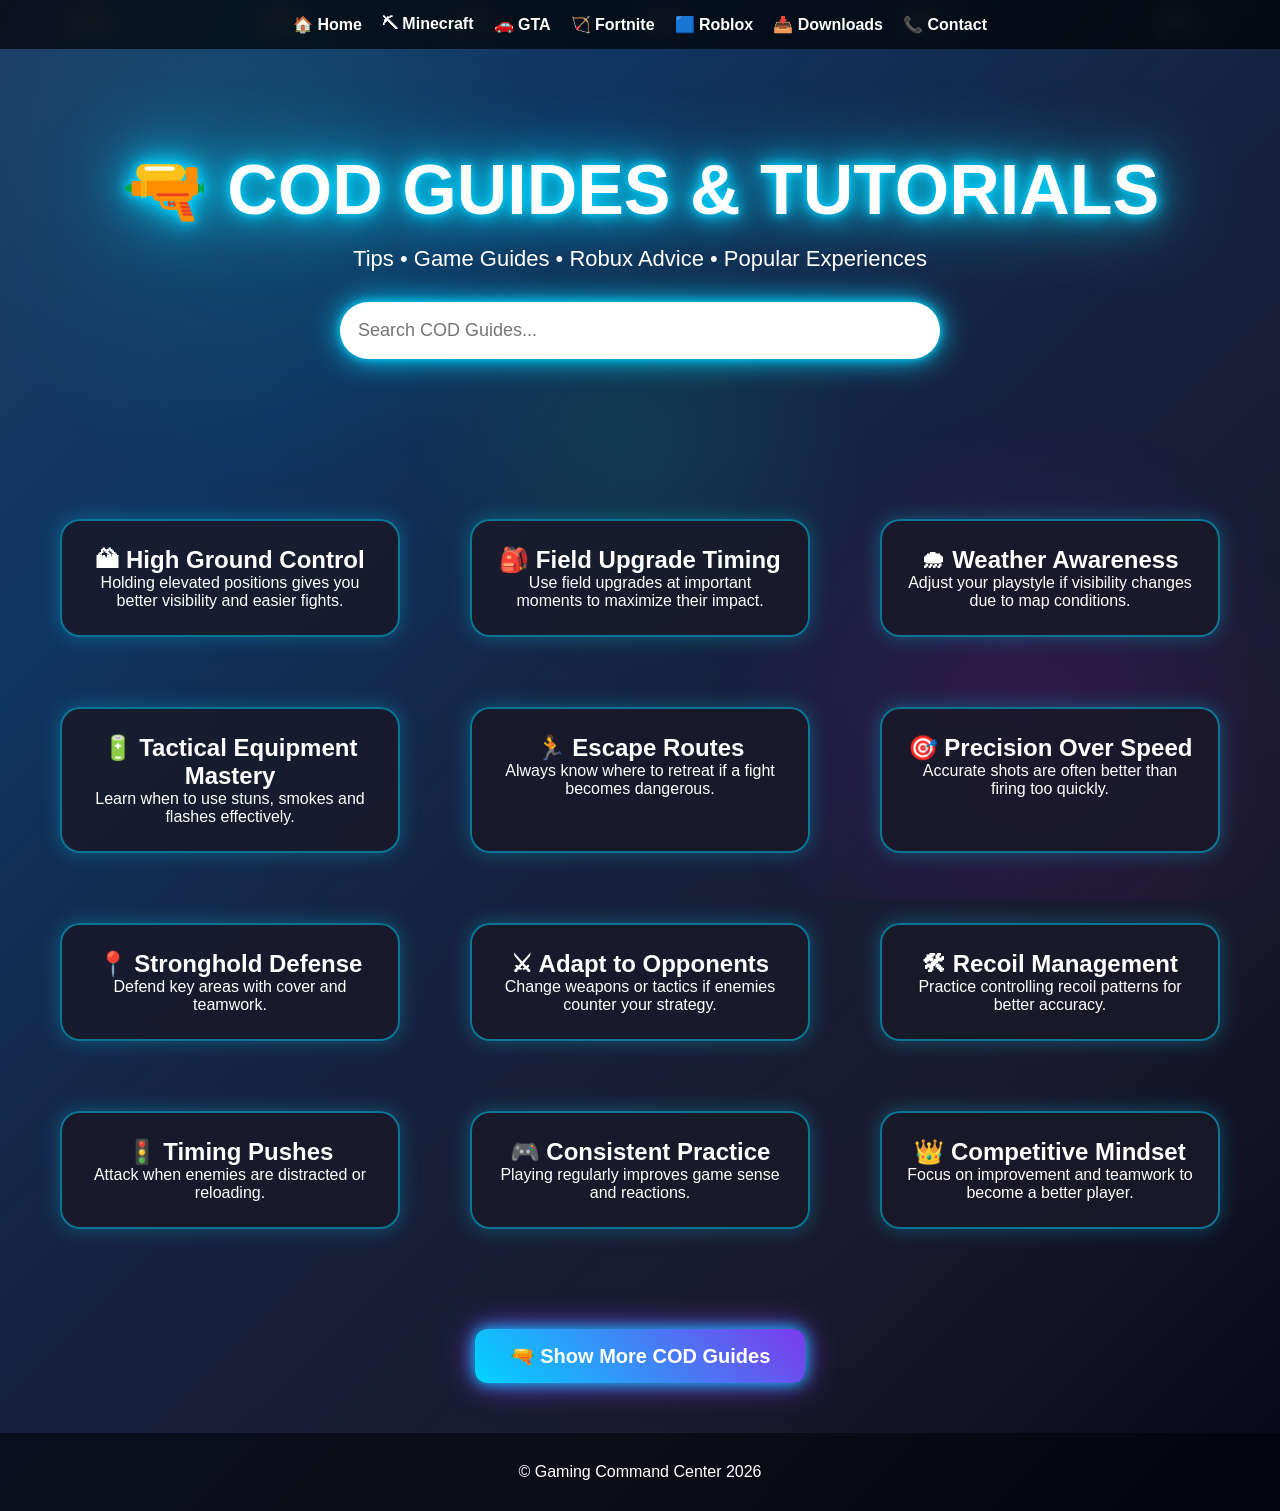
<file: cod.html>
<!DOCTYPE html>
<html lang="en">
<head>
<meta charset="UTF-8">
<meta name="viewport" content="width=device-width, initial-scale=1.0">
<title>Roblox Guides & Tutorials</title>

<meta name="google-adsense-account" content="ca-pub-3595791569047109">

<!-- Google tag (gtag.js) -->
<script async src="https://www.googletagmanager.com/gtag/js?id=G-B7VQSWG04J"></script>
<script>
  window.dataLayer = window.dataLayer || [];
  function gtag(){dataLayer.push(arguments);}
  gtag('js', new Date());

  gtag('config', 'G-B7VQSWG04J');
</script>
<link rel="stylesheet" href="style.css">
</head>

<body>

<div class="controllers">
<span>🎮</span>
<span>🎮</span>
<span>🎮</span>
<span>🎮</span>
<span>🎮</span>
<span>🎮</span>
</div>

<nav class="navbar">
<a href="index.html">🏠 Home</a>
<a href="minecraft.html">⛏ Minecraft</a>
<a href="gta.html">🚗 GTA</a>
<a href="fortnite.html">🏹 Fortnite</a>
<a href="roblox.html">🟦 Roblox</a>
<a href="downloads.html">📥 Downloads</a>
<a href="contact.html">📞 Contact</a>
</nav>

<header class="hero">
<h1>🔫 COD GUIDES & TUTORIALS</h1>
<p>Tips • Game Guides • Robux Advice • Popular Experiences</p>

<input
id="search"
placeholder="Search COD Guides..."
onkeyup="searchGames()">
</header>

<section class="games">

<div class="game-card">
<h2>🏔 High Ground Control</h2>
<p>Holding elevated positions gives you better visibility and easier fights.</p>
</div>

<div class="game-card">
<h2>🎒 Field Upgrade Timing</h2>
<p>Use field upgrades at important moments to maximize their impact.</p>
</div>

<div class="game-card">
<h2>🌧 Weather Awareness</h2>
<p>Adjust your playstyle if visibility changes due to map conditions.</p>
</div>

<div class="game-card">
<h2>🔋 Tactical Equipment Mastery</h2>
<p>Learn when to use stuns, smokes and flashes effectively.</p>
</div>

<div class="game-card">
<h2>🏃 Escape Routes</h2>
<p>Always know where to retreat if a fight becomes dangerous.</p>
</div>

<div class="game-card">
<h2>🎯 Precision Over Speed</h2>
<p>Accurate shots are often better than firing too quickly.</p>
</div>

<div class="game-card">
<h2>📍 Stronghold Defense</h2>
<p>Defend key areas with cover and teamwork.</p>
</div>

<div class="game-card">
<h2>⚔ Adapt to Opponents</h2>
<p>Change weapons or tactics if enemies counter your strategy.</p>
</div>

<div class="game-card">
<h2>🛠 Recoil Management</h2>
<p>Practice controlling recoil patterns for better accuracy.</p>
</div>

<div class="game-card">
<h2>🚦 Timing Pushes</h2>
<p>Attack when enemies are distracted or reloading.</p>
</div>

<div class="game-card">
<h2>🎮 Consistent Practice</h2>
<p>Playing regularly improves game sense and reactions.</p>
</div>

<div class="game-card">
<h2>👑 Competitive Mindset</h2>
<p>Focus on improvement and teamwork to become a better player.</p>
</div>

</section>

<button id="codBtn" class="btn" onclick="showMoreCOD()">
🔫 Show More COD Guides
</button>

<div id="moreCOD">
     
<div class="game-card">
<h2>🔫 Best Assault Rifles</h2>
<p>Assault rifles are versatile weapons effective at medium and long ranges.</p>
</div>

<div class="game-card">
<h2>⚡ Best SMGs</h2>
<p>SMGs excel in close-range combat due to their high fire rate.</p>
</div>

<div class="game-card">
<h2>🎯 Sniper Tips</h2>
<p>Hold angles and practice quick-scoping for better accuracy.</p>
</div>

<div class="game-card">
<h2>🛡 Use Cover</h2>
<p>Always fight near cover to reduce incoming damage.</p>
</div>

<div class="game-card">
<h2>🎧 Audio Settings</h2>
<p>Increase footstep audio to detect enemies more easily.</p>
</div>

<div class="game-card">
<h2>🏃 Movement Guide</h2>
<p>Master sliding, jumping and sprinting to become harder to hit.</p>
</div>

<div class="game-card">
<h2>🏃 Slide Canceling</h2>
<p>Use movement techniques to reposition quickly and stay unpredictable.</p>
</div>

<div class="game-card">
<h2>🎯 Crosshair Discipline</h2>
<p>Keep your crosshair where enemies are likely to appear.</p>
</div>

<div class="game-card">
<h2>🚪 Door Strategy</h2>
<p>Open doors carefully to avoid revealing your position.</p>
</div>

<div class="game-card">
<h2>🛠 Weapon Tuning</h2>
<p>Adjust attachments to balance recoil, range and mobility.</p>
</div>

<div class="game-card">
<h2>🌫 Smoke Grenades</h2>
<p>Use smoke to revive teammates or cross dangerous areas safely.</p>
</div>

<div class="game-card">
<h2>⚡ Aggressive Playstyle</h2>
<p>Keep moving and pressure opponents before they react.</p>
</div>

<div class="game-card">
<h2>🛡 Defensive Playstyle</h2>
<p>Hold key locations and control important areas of the map.</p>
</div>

<div class="game-card">
<h2>🔍 Spot Enemy Patterns</h2>
<p>Notice where enemies frequently appear and prepare for them.</p>
</div>

<div class="game-card">
<h2>🎯 Burst Fire Technique</h2>
<p>Fire in short bursts at long range to improve accuracy.</p>
</div>

<div class="game-card">
<h2>🌍 Map Awareness</h2>
<p>Know the routes, shortcuts and high-traffic areas.</p>
</div>

<div class="game-card">
<h2>🎒 Equipment Usage</h2>
<p>Use tactical equipment at the right time for maximum impact.</p>
</div>

<div class="game-card">
<h2>🚧 Chokepoint Control</h2>
<p>Defend narrow paths to slow enemy advances.</p>
</div>

<div class="game-card">
<h2>🔄 Position Rotation</h2>
<p>Move after engagements to avoid being predictable.</p>
</div>

<div class="game-card">
<h2>🎖 Objective Defense</h2>
<p>Protect captured objectives instead of only attacking.</p>
</div>

<div class="game-card">
<h2>👀 Peek Carefully</h2>
<p>Expose as little of your character as possible while checking angles.</p>
</div>

<div class="game-card">
<h2>🎮 Warm-Up Routine</h2>
<p>Practice aiming and movement before playing ranked matches.</p>
</div>

<div class="game-card">
<h2>⚔ One-on-One Fights</h2>
<p>Take fights only when you have an advantage.</p>
</div>

<div class="game-card">
<h2>🌐 Stable Connection</h2>
<p>A low ping can improve reaction time and hit registration.</p>
</div>

<div class="game-card">
<h2>📈 Track Progress</h2>
<p>Review your matches and learn from mistakes.</p>
</div>

<div class="game-card">
<h2>🔋 Conserve Resources</h2>
<p>Use ammo and equipment wisely throughout the match.</p>
</div>

<div class="game-card">
<h2>🧭 Flanking Routes</h2>
<p>Attack enemies from unexpected directions.</p>
</div>

<div class="game-card">
<h2>🏢 Indoor Combat</h2>
<p>Clear rooms carefully and check every corner.</p>
</div>

<div class="game-card">
<h2>🌄 Long Range Combat</h2>
<p>Control recoil and fire accurately from a distance.</p>
</div>

<div class="game-card">
<h2>🎯 Precision Shooting</h2>
<p>Focus on accuracy rather than firing continuously.</p>
</div>

<div class="game-card">
<h2>🕹 Adapt Your Strategy</h2>
<p>Change tactics depending on the enemy team.</p>
</div>

<div class="game-card">
<h2>🎯 Pre-Aiming</h2>
<p>Aim at common enemy positions before turning corners to react faster.</p>
</div>

<div class="game-card">
<h2>🚶 Walk Silently</h2>
<p>Move carefully to reduce noise and avoid revealing your location.</p>
</div>

<div class="game-card">
<h2>📦 Supply Box Strategy</h2>
<p>Loot quickly and stay alert because enemies may be nearby.</p>
</div>

<div class="game-card">
<h2>🏃 Tactical Sprint</h2>
<p>Use tactical sprint wisely to reach objectives faster.</p>
</div>

<div class="game-card">
<h2>🧱 Power Positions</h2>
<p>Control strong positions on the map to gain an advantage.</p>
</div>

<div class="game-card">
<h2>⚡ Quick Reaction Training</h2>
<p>Practice target switching to improve reaction speed.</p>
</div>

<div class="game-card">
<h2>🎯 Hip Fire Accuracy</h2>
<p>Improve close-range combat by learning when to hip fire.</p>
</div>

<div class="game-card">
<h2>🔭 Scope Selection</h2>
<p>Choose scopes based on map size and playstyle.</p>
</div>

<div class="game-card">
<h2>🎒 Ammo Box Usage</h2>
<p>Place ammo boxes in safe areas for teammates.</p>
</div>

<div class="game-card">
<h2>🛰 Advanced UAV</h2>
<p>Use advanced UAVs to track enemy movements better.</p>
</div>

<div class="game-card">
<h2>🎮 Button Layout</h2>
<p>Customize controls to fit your playstyle.</p>
</div>

<div class="game-card">
<h2>🔄 Weapon Switching</h2>
<p>Switch to your secondary weapon instead of reloading in danger.</p>
</div>

<div class="game-card">
<h2>📡 Radar Awareness</h2>
<p>Watch the radar for teammate positions and enemy activity.</p>
</div>

<div class="game-card">
<h2>🚪 Safe Entry</h2>
<p>Clear rooms methodically before entering.</p>
</div>

<div class="game-card">
<h2>🎯 Center Screen Aim</h2>
<p>Keep your aim centered while moving around the map.</p>
</div>

<div class="game-card">
<h2>🌪 Flank Timing</h2>
<p>Choose the right moment to attack enemies from behind.</p>
</div>

<div class="game-card">
<h2>🏅 Objective Priority</h2>
<p>Winning objectives often matters more than eliminations.</p>
</div>

<div class="game-card">
<h2>💡 Flash Grenades</h2>
<p>Use flash grenades before pushing defended areas.</p>
</div>

<div class="game-card">
<h2>🚁 Recon Support</h2>
<p>Use reconnaissance tools to gather enemy information.</p>
</div>

<div class="game-card">
<h2>🎖 Match Awareness</h2>
<p>Pay attention to score, time remaining and objectives.</p>
</div>

<div class="game-card">
<h2>🧭 Route Planning</h2>
<p>Choose safer routes to objectives and avoid open areas.</p>
</div>

<div class="game-card">
<h2>🏠 Building Defense</h2>
<p>Use windows and cover effectively while defending buildings.</p>
</div>

<div class="game-card">
<h2>⚙ Attachment Balance</h2>
<p>Balance recoil control, mobility and damage range.</p>
</div>

<div class="game-card">
<h2>🌟 MVP Strategy</h2>
<p>Support your team and focus on high-impact plays.</p>
</div>

<div class="game-card">
<h2>🎯 Trigger Discipline</h2>
<p>Take accurate shots instead of spraying randomly.</p>
</div>

<div class="game-card">
<h2>🛡 Team Protection</h2>
<p>Cover teammates while they capture objectives.</p>
</div>

<div class="game-card">
<h2>📈 Performance Tracking</h2>
<p>Analyze your strengths and weaknesses after matches.</p>
</div>

<div class="game-card">
<h2>🎮 Practice Routine</h2>
<p>Warm up regularly to maintain consistent performance.</p>
</div>

<div class="game-card">
<h2>⚔ Late Game Focus</h2>
<p>Stay calm during close matches and avoid risky plays.</p>
</div>

<div class="game-card">
<h2>👑 Victory Mindset</h2>
<p>Learn from every match and keep improving over time.</p>
</div>

<div class="game-card">
<h2>📍 High Ground Advantage</h2>
<p>Elevated positions provide better visibility and control.</p>
</div>

<div class="game-card">
<h2>🤝 Support Teammates</h2>
<p>Work together to secure objectives and victories.</p>
</div>

<div class="game-card">
<h2>🎒 Customize Classes</h2>
<p>Create loadouts for different maps and modes.</p>
</div>

<div class="game-card">
<h2>🔥 Stay Calm Under Pressure</h2>
<p>Keep focused during intense situations to make better decisions.</p>
</div>

<div class="game-card">
<h2>👑 Champion Mindset</h2>
<p>Consistent practice and learning are key to improvement.</p>
</div>

<div class="game-card">
<h2>🗺 Learn Maps</h2>
<p>Knowing map layouts helps predict enemy positions.</p>
</div>

<div class="game-card">
<h2>🎯 Improve Aim</h2>
<p>Keep your crosshair at head level for faster eliminations.</p>
</div>

<div class="game-card">
<h2>💣 Grenade Guide</h2>
<p>Use tactical and lethal grenades strategically.</p>
</div>

<div class="game-card">
<h2>🔫 Loadout Tips</h2>
<p>Create loadouts for different maps and playstyles.</p>
</div>

<div class="game-card">
<h2>🏆 Ranked Play</h2>
<p>Communication and teamwork are crucial in ranked matches.</p>
</div>

<div class="game-card">
<h2>🎮 Controller Settings</h2>
<p>Experiment with sensitivity settings to improve aim.</p>
</div>

<div class="game-card">
<h2>⌨ Keyboard & Mouse</h2>
<p>Find keybinds that are comfortable and efficient.</p>
</div>

<div class="game-card">
<h2>👀 Minimap Awareness</h2>
<p>Watch the minimap constantly for enemy information.</p>
</div>

<div class="game-card">
<h2>📡 UAV Guide</h2>
<p>Use UAVs to reveal enemy positions to your team.</p>
</div>

<div class="game-card">
<h2>🚁 Killstreak Tips</h2>
<p>Choose killstreaks that match your playstyle.</p>
</div>

<div class="game-card">
<h2>🔄 Reload Smartly</h2>
<p>Reload only when safe to avoid getting caught.</p>
</div>

<div class="game-card">
<h2>🎖 XP Farming</h2>
<p>Complete challenges to level up faster.</p>
</div>

<div class="game-card">
<h2>🧠 Teamwork Guide</h2>
<p>Stick with teammates and share information.</p>
</div>

<div class="game-card">
<h2>👑 Become a Pro</h2>
<p>Practice consistently and analyze your gameplay.</p>
</div>


</div>



<footer>
<p>© Gaming Command Center 2026</p>
</footer>

<script src="script.js"></script>

</body>
</html>
</file>
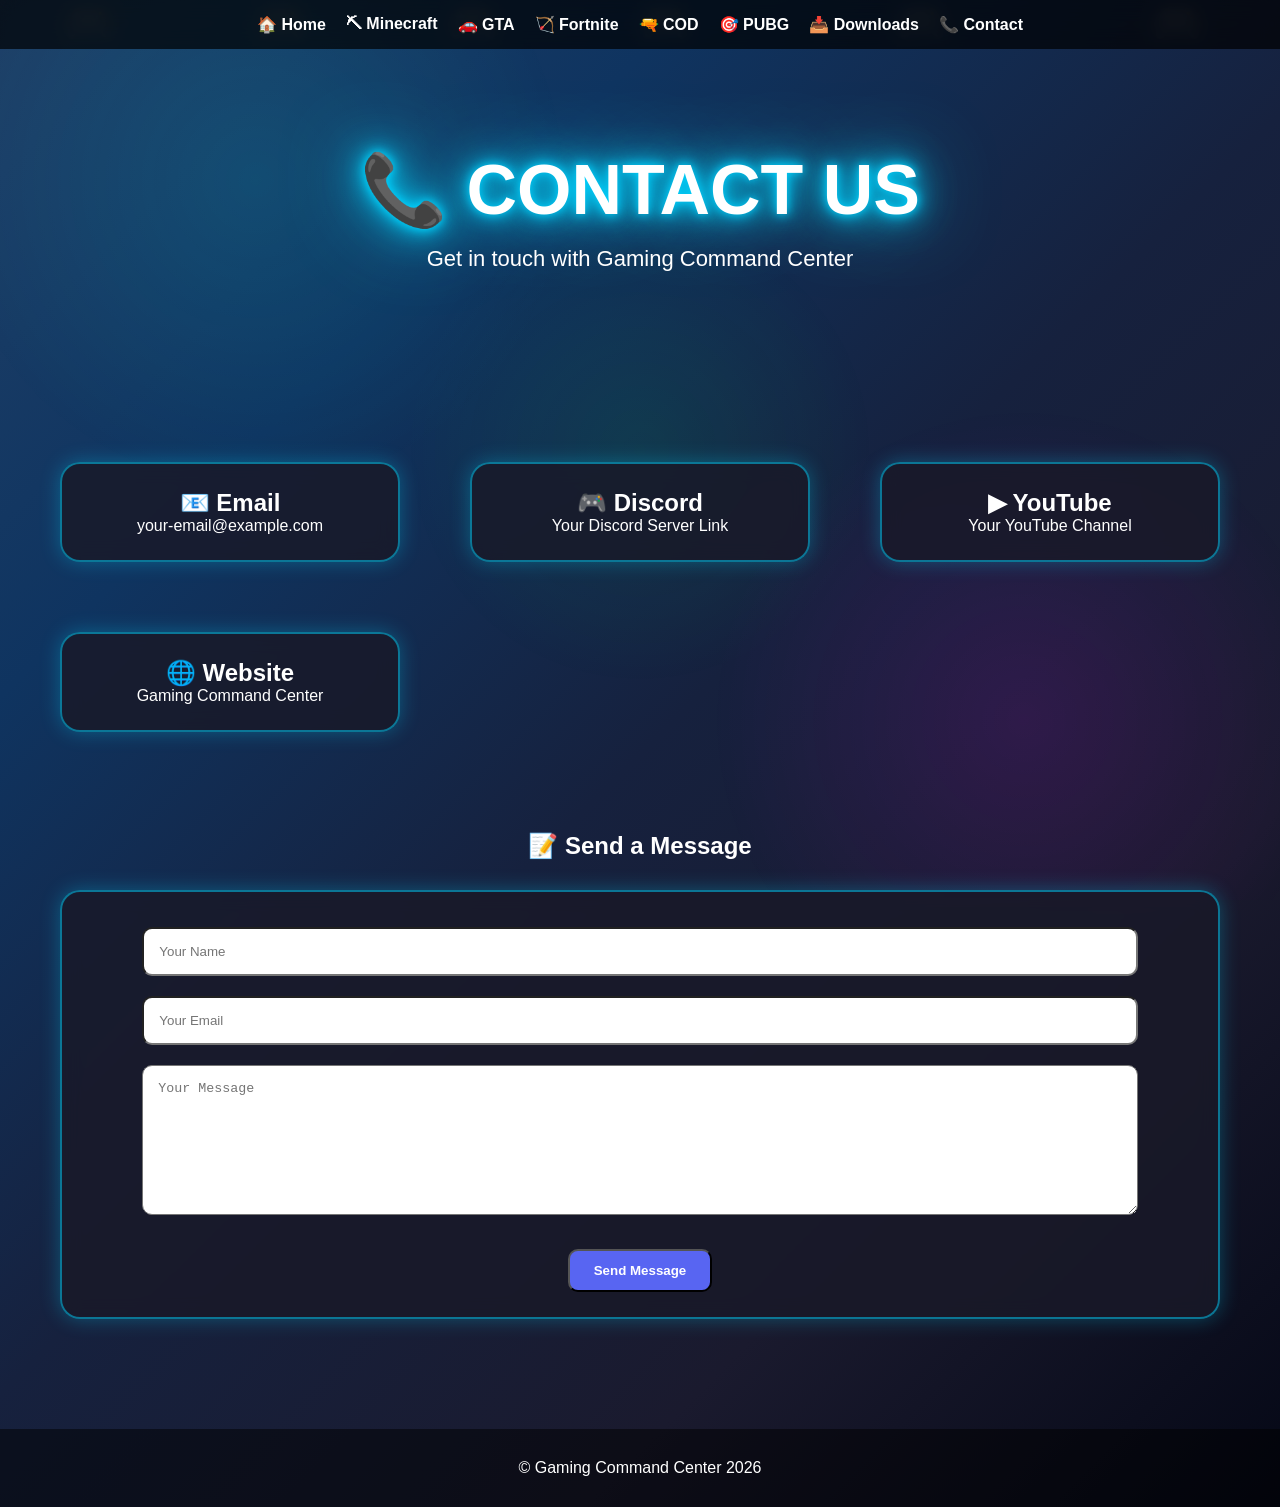
<file: contact.html>
<!DOCTYPE html>
<html lang="en">
<head>
<meta charset="UTF-8">
<meta name="viewport" content="width=device-width, initial-scale=1.0">
<title>Contact Us</title>

<meta name="google-adsense-account" content="ca-pub-3595791569047109">
     
<!-- Google tag (gtag.js) -->
<script async src="https://www.googletagmanager.com/gtag/js?id=G-B7VQSWG04J"></script>
<script>
  window.dataLayer = window.dataLayer || [];
  function gtag(){dataLayer.push(arguments);}
  gtag('js', new Date());

  gtag('config', 'G-B7VQSWG04J');
</script>
<link rel="stylesheet" href="style.css">
</head>

<body>

<div class="controllers">
<span>🎮</span>
<span>🎮</span>
<span>🎮</span>
<span>🎮</span>
<span>🎮</span>
<span>🎮</span>
</div>

<nav class="navbar">
<a href="index.html">🏠 Home</a>
<a href="minecraft.html">⛏ Minecraft</a>
<a href="gta.html">🚗 GTA</a>
<a href="fortnite.html">🏹 Fortnite</a>
<a href="cod.html">🔫 COD</a>
<a href="pubg.html">🎯 PUBG</a>
<a href="downloads.html">📥 Downloads</a>
<a href="contact.html">📞 Contact</a>
</nav>

<header class="hero">
<h1>📞 CONTACT US</h1>
<p>Get in touch with Gaming Command Center</p>
</header>

<section class="games">

<div class="game-card">

<h2>📧 Email</h2>
<p>your-email@example.com</p>

</div>

<div class="game-card">

<h2>🎮 Discord</h2>
<p>Your Discord Server Link</p>

</div>

<div class="game-card">

<h2>▶ YouTube</h2>
<p>Your YouTube Channel</p>

</div>

<div class="game-card">

<h2>🌐 Website</h2>
<p>Gaming Command Center</p>

</div>

</section>

<section class="videos">

<h1>📝 Send a Message</h1>

<div class="game-card">

<form>

<input
type="text"
placeholder="Your Name"
style="width:90%;padding:15px;margin:10px;border-radius:10px;">

<br>

<input
type="email"
placeholder="Your Email"
style="width:90%;padding:15px;margin:10px;border-radius:10px;">

<br>

<textarea
placeholder="Your Message"
style="width:90%;height:150px;padding:15px;margin:10px;border-radius:10px;"></textarea>

<br>

<button
type="button"
class="btn"
onclick="alert('Message Sent!')">

Send Message

</button>

</form>

</div>

</section>

<footer>
<p>© Gaming Command Center 2026</p>
</footer>

<script src="script.js"></script>

</body>
</html>
</file>
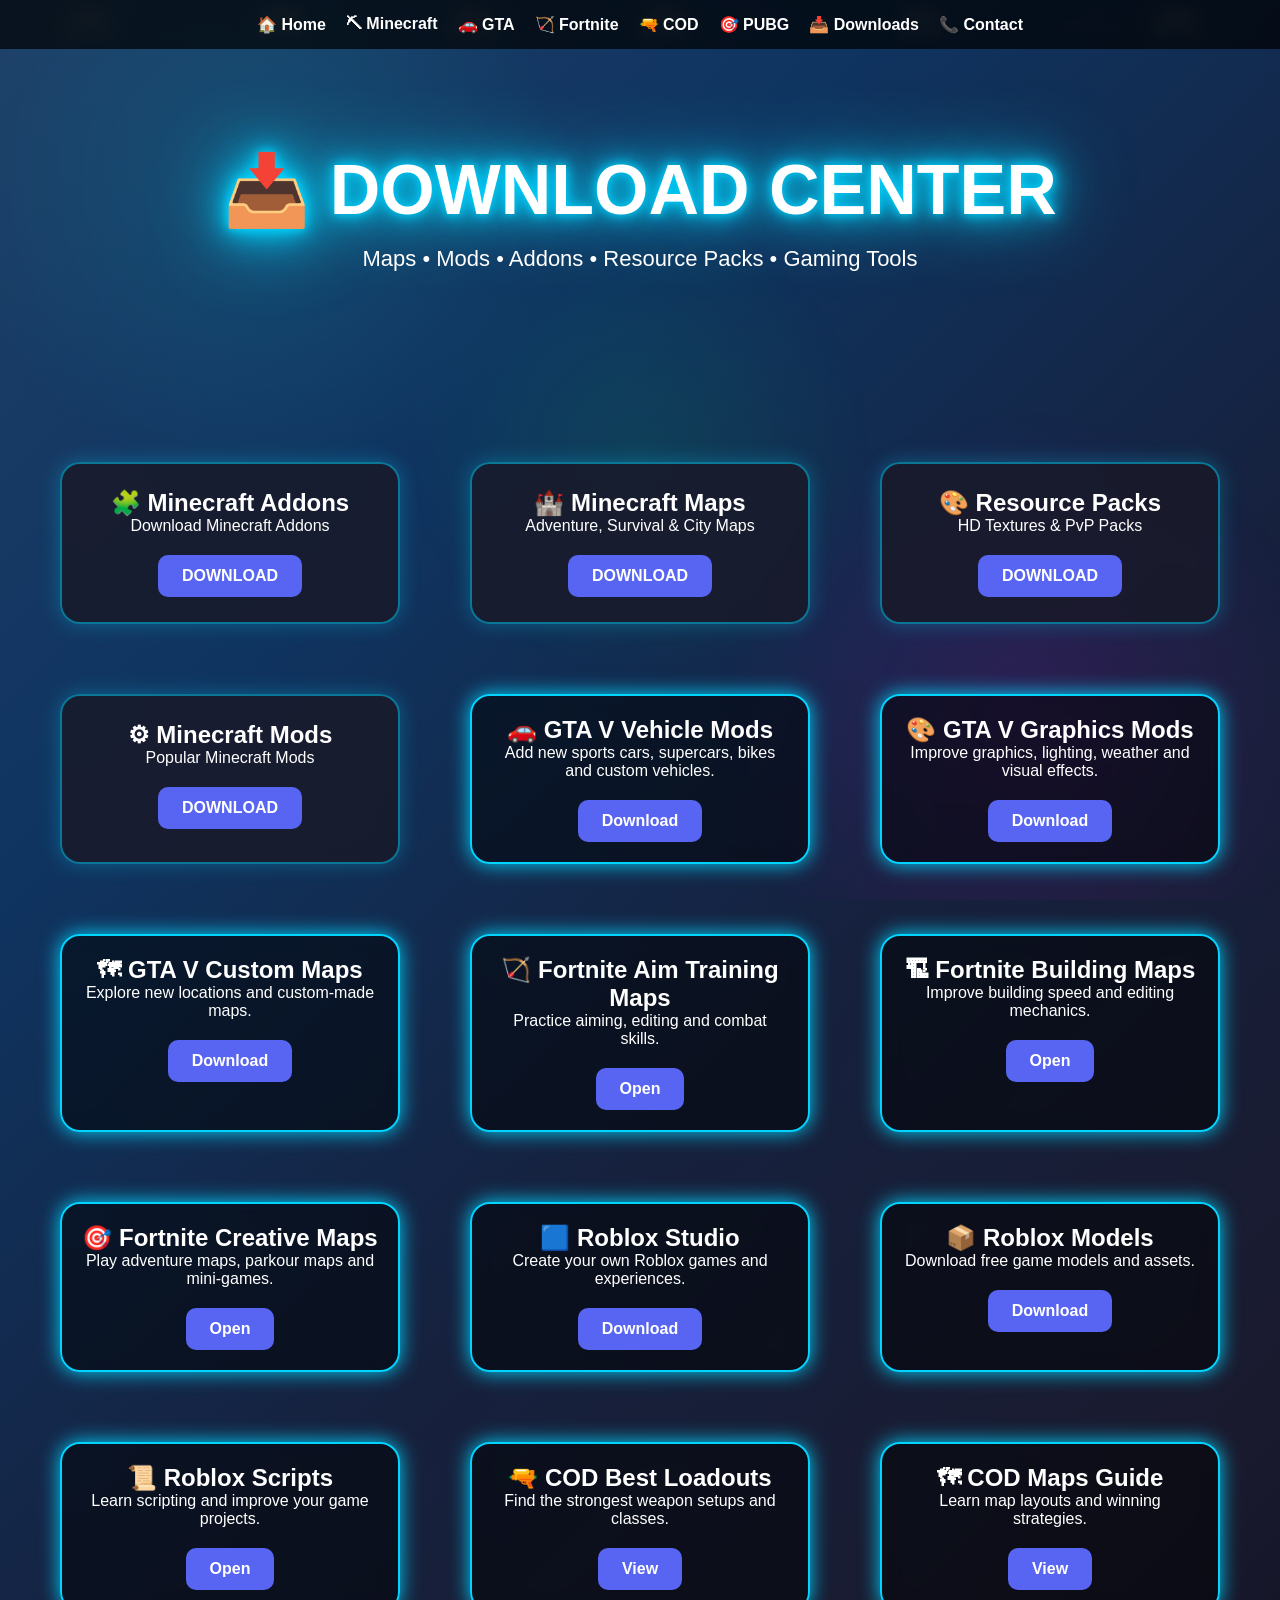
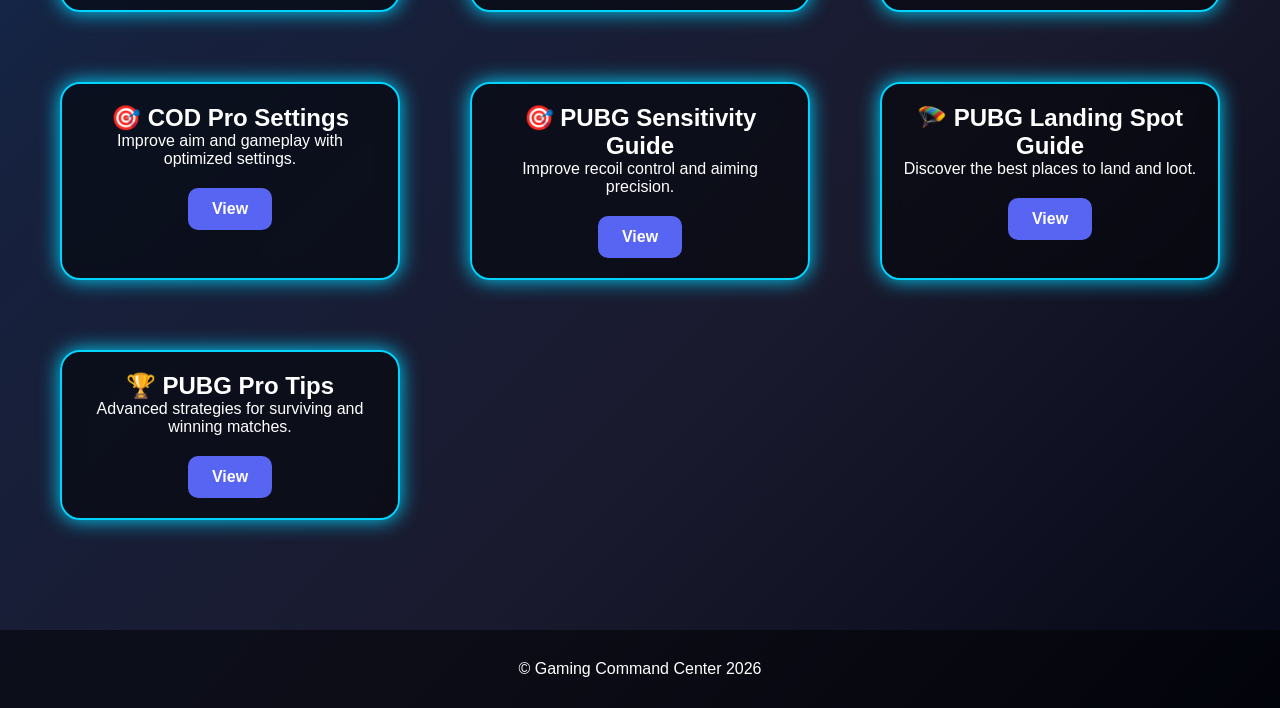
<file: downloads.html>
<!DOCTYPE html>
<html lang="en">
<head>
<meta charset="UTF-8">
<meta name="viewport" content="width=device-width, initial-scale=1.0">
<title>Downloads Center</title>

<meta name="google-adsense-account" content="ca-pub-3595791569047109">
     
<!-- Google tag (gtag.js) -->
<script async src="https://www.googletagmanager.com/gtag/js?id=G-B7VQSWG04J"></script>
<script>
  window.dataLayer = window.dataLayer || [];
  function gtag(){dataLayer.push(arguments);}
  gtag('js', new Date());

  gtag('config', 'G-B7VQSWG04J');
</script>
<link rel="stylesheet" href="style.css">
</head>

<body>

<div class="controllers">
<span>🎮</span>
<span>🎮</span>
<span>🎮</span>
<span>🎮</span>
<span>🎮</span>
<span>🎮</span>
</div>

<nav class="navbar">
<a href="index.html">🏠 Home</a>
<a href="minecraft.html">⛏ Minecraft</a>
<a href="gta.html">🚗 GTA</a>
<a href="fortnite.html">🏹 Fortnite</a>
<a href="cod.html">🔫 COD</a>
<a href="pubg.html">🎯 PUBG</a>
<a href="downloads.html">📥 Downloads</a>
<a href="contact.html">📞 Contact</a>
</nav>

<header class="hero">
<h1>📥 DOWNLOAD CENTER</h1>
<p>Maps • Mods • Addons • Resource Packs • Gaming Tools</p>
</header>

<section class="games">

<div class="game-card">
<h2>🧩 Minecraft Addons</h2>
<p>Download Minecraft Addons</p>
<a href="https://mcpedl.com/" target="_blank" class="btn">
DOWNLOAD
</a>
</div>

<div class="game-card">
<h2>🏰 Minecraft Maps</h2>
<p>Adventure, Survival & City Maps</p>
<a href="https://www.planetminecraft.com/projects/" target="_blank" class="btn">
DOWNLOAD
</a>
</div>

<div class="game-card">
<h2>🎨 Resource Packs</h2>
<p>HD Textures & PvP Packs</p>
<a href="https://www.curseforge.com/minecraft/texture-packs" target="_blank" class="btn">
DOWNLOAD
</a>
</div>

<div class="game-card">
<h2>⚙ Minecraft Mods</h2>
<p>Popular Minecraft Mods</p>
<a href="https://www.curseforge.com/minecraft/mc-mods" target="_blank" class="btn">
DOWNLOAD
</a>
</div>

<!-- GTA V -->

<div class="card">
<h2>🚗 GTA V Vehicle Mods</h2>
<p>Add new sports cars, supercars, bikes and custom vehicles.</p>
<a class="btn" href="https://www.gta5-mods.com/vehicles" target="_blank">
Download
</a>
</div>

<div class="card">
<h2>🎨 GTA V Graphics Mods</h2>
<p>Improve graphics, lighting, weather and visual effects.</p>
<a class="btn" href="https://www.gta5-mods.com/misc" target="_blank">
Download
</a>
</div>

<div class="card">
<h2>🗺 GTA V Custom Maps</h2>
<p>Explore new locations and custom-made maps.</p>
<a class="btn" href="https://www.gta5-mods.com/maps" target="_blank">
Download
</a>
</div>

<!-- Fortnite -->

<div class="card">
<h2>🏹 Fortnite Aim Training Maps</h2>
<p>Practice aiming, editing and combat skills.</p>
<a class="btn" href="https://www.fortnite.com/creative" target="_blank">
Open
</a>
</div>

<div class="card">
<h2>🏗 Fortnite Building Maps</h2>
<p>Improve building speed and editing mechanics.</p>
<a class="btn" href="https://www.fortnite.com/creative" target="_blank">
Open
</a>
</div>

<div class="card">
<h2>🎯 Fortnite Creative Maps</h2>
<p>Play adventure maps, parkour maps and mini-games.</p>
<a class="btn" href="https://www.fortnite.com/creative" target="_blank">
Open
</a>
</div>

<!-- Roblox -->

<div class="card">
<h2>🟦 Roblox Studio</h2>
<p>Create your own Roblox games and experiences.</p>
<a class="btn" href="https://create.roblox.com" target="_blank">
Download
</a>
</div>

<div class="card">
<h2>📦 Roblox Models</h2>
<p>Download free game models and assets.</p>
<a class="btn" href="https://create.roblox.com" target="_blank">
Download
</a>
</div>

<div class="card">
<h2>📜 Roblox Scripts</h2>
<p>Learn scripting and improve your game projects.</p>
<a class="btn" href="https://create.roblox.com/docs" target="_blank">
Open
</a>
</div>

<!-- Call of Duty -->

<div class="card">
<h2>🔫 COD Best Loadouts</h2>
<p>Find the strongest weapon setups and classes.</p>
<a class="btn" href="https://www.callofduty.com" target="_blank">
View
</a>
</div>

<div class="card">
<h2>🗺 COD Maps Guide</h2>
<p>Learn map layouts and winning strategies.</p>
<a class="btn" href="https://www.callofduty.com" target="_blank">
View
</a>
</div>

<div class="card">
<h2>🎯 COD Pro Settings</h2>
<p>Improve aim and gameplay with optimized settings.</p>
<a class="btn" href="https://www.callofduty.com" target="_blank">
View
</a>
</div>

<!-- PUBG -->

<div class="card">
<h2>🎯 PUBG Sensitivity Guide</h2>
<p>Improve recoil control and aiming precision.</p>
<a class="btn" href="https://pubg.com" target="_blank">
View
</a>
</div>

<div class="card">
<h2>🪂 PUBG Landing Spot Guide</h2>
<p>Discover the best places to land and loot.</p>
<a class="btn" href="https://pubg.com" target="_blank">
View
</a>
</div>

<div class="card">
<h2>🏆 PUBG Pro Tips</h2>
<p>Advanced strategies for surviving and winning matches.</p>
<a class="btn" href="https://pubg.com" target="_blank">
View
</a>
</div>
  
</section>

<footer>
<p>© Gaming Command Center 2026</p>
</footer>

<script src="script.js"></script>

</body>
</html>
</file>
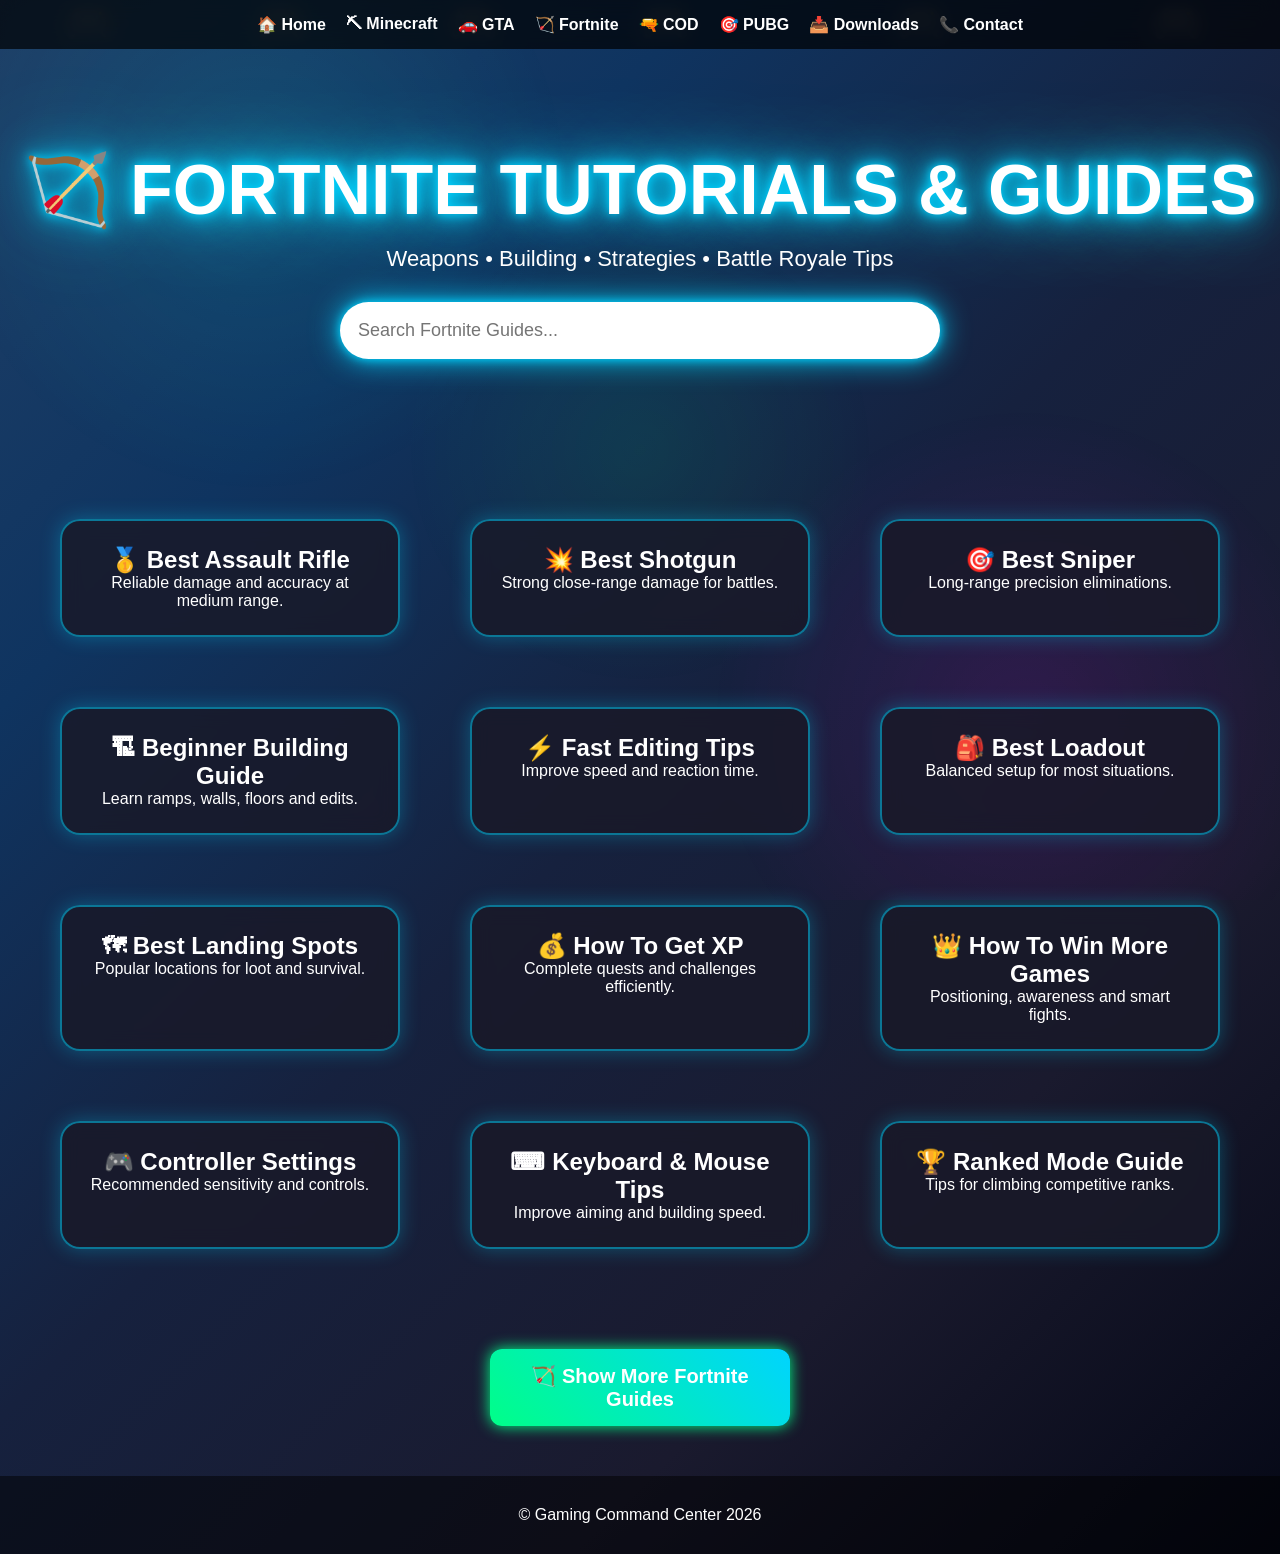
<file: fortnite.html>
<!DOCTYPE html>
<html lang="en">
<head>
<meta charset="UTF-8">
<meta name="viewport" content="width=device-width, initial-scale=1.0">
<title>Fortnite Tutorials & Weapons</title>

<meta name="google-adsense-account" content="ca-pub-3595791569047109">
  
<!-- Google tag (gtag.js) -->
<script async src="https://www.googletagmanager.com/gtag/js?id=G-B7VQSWG04J"></script>
<script>
  window.dataLayer = window.dataLayer || [];
  function gtag(){dataLayer.push(arguments);}
  gtag('js', new Date());

  gtag('config', 'G-B7VQSWG04J');
</script>
<link rel="stylesheet" href="style.css">
</head>

<body>

<div class="controllers">
<span>🎮</span>
<span>🎮</span>
<span>🎮</span>
<span>🎮</span>
<span>🎮</span>
<span>🎮</span>
</div>

<nav class="navbar">
<a href="index.html">🏠 Home</a>
<a href="minecraft.html">⛏ Minecraft</a>
<a href="gta.html">🚗 GTA</a>
<a href="fortnite.html">🏹 Fortnite</a>
<a href="cod.html">🔫 COD</a>
<a href="pubg.html">🎯 PUBG</a>
<a href="downloads.html">📥 Downloads</a>
<a href="contact.html">📞 Contact</a>
</nav>

<header class="hero">
<h1>🏹 FORTNITE TUTORIALS & GUIDES</h1>
<p>Weapons • Building • Strategies • Battle Royale Tips</p>

<input
id="search"
placeholder="Search Fortnite Guides..."
onkeyup="searchGames()">
</header>

<section class="games">

<div class="game-card">
<h2>🥇 Best Assault Rifle</h2>
<p>Reliable damage and accuracy at medium range.</p>
</div>

<div class="game-card">
<h2>💥 Best Shotgun</h2>
<p>Strong close-range damage for battles.</p>
</div>

<div class="game-card">
<h2>🎯 Best Sniper</h2>
<p>Long-range precision eliminations.</p>
</div>

<div class="game-card">
<h2>🏗 Beginner Building Guide</h2>
<p>Learn ramps, walls, floors and edits.</p>
</div>

<div class="game-card">
<h2>⚡ Fast Editing Tips</h2>
<p>Improve speed and reaction time.</p>
</div>

<div class="game-card">
<h2>🎒 Best Loadout</h2>
<p>Balanced setup for most situations.</p>
</div>

<div class="game-card">
<h2>🗺 Best Landing Spots</h2>
<p>Popular locations for loot and survival.</p>
</div>

<div class="game-card">
<h2>💰 How To Get XP</h2>
<p>Complete quests and challenges efficiently.</p>
</div>

<div class="game-card">
<h2>👑 How To Win More Games</h2>
<p>Positioning, awareness and smart fights.</p>
</div>

<div class="game-card">
<h2>🎮 Controller Settings</h2>
<p>Recommended sensitivity and controls.</p>
</div>

<div class="game-card">
<h2>⌨ Keyboard & Mouse Tips</h2>
<p>Improve aiming and building speed.</p>
</div>

<div class="game-card">
<h2>🏆 Ranked Mode Guide</h2>
<p>Tips for climbing competitive ranks.</p>
</div>

</section>

  <button id="fortniteBtn" class="btn" onclick="showMoreFortnite()">
🏹 Show More Fortnite Guides
</button>

<div id="moreFortnite">
  
<div class="game-card">
<h2>🎯 Improve Your Aim</h2>
<p>
Practice in Creative aim maps daily.
Focus on tracking, flick shots, and crosshair placement.
</p>
</div>

<div class="game-card">
<h2>🏗 Fast Building</h2>
<p>
Learn 90s, ramps, walls, and boxes.
Building quickly can protect you during fights.
</p>
</div>

<div class="game-card">
<h2>⚡ Fast Editing</h2>
<p>
Practice editing walls and cones.
Quick edits can surprise opponents.
</p>
</div>

<div class="game-card">
<h2>🎒 Best Loadout</h2>
<p>
Carry an AR, Shotgun, Mobility Item,
Healing Item, and Utility Item.
</p>
</div>

<div class="game-card">
<h2>🏹 Shotgun Tips</h2>
<p>
Aim carefully and take your time.
A strong shotgun shot can change a fight instantly.
</p>
</div>

<div class="game-card">
<h2>🚀 Mobility Guide</h2>
<p>
Use mobility items wisely to escape danger
or rotate into safe zones.
</p>
</div>

<div class="game-card">
<h2>🗺 Learn The Map</h2>
<p>
Know where loot, vehicles,
and important locations are found.
</p>
</div>

<div class="game-card">
<h2>🎮 Controller Settings</h2>
<p>
Find a comfortable sensitivity.
Practice consistently instead of changing settings often.
</p>
</div>

<div class="game-card">
<h2>⌨ Keyboard & Mouse Tips</h2>
<p>
Use keybinds that feel comfortable
and improve reaction speed.
</p>
</div>

<div class="game-card">
<h2>👀 Third Party Awareness</h2>
<p>
After a fight, be prepared for nearby players
who may attack while you heal.
</p>
</div>

<div class="game-card">
<h2>💊 Healing Strategy</h2>
<p>
Always carry healing items.
Use shields before entering major battles.
</p>
</div>

<div class="game-card">
<h2>🎯 Crosshair Placement</h2>
<p>
Keep your crosshair where enemies
are likely to appear.
</p>
</div>

<div class="game-card">
<h2>🏆 Ranked Mode Tips</h2>
<p>
Focus on survival and smart engagements
instead of chasing every fight.
</p>
</div>

<div class="game-card">
<h2>📦 Loot Quickly</h2>
<p>
Learn chest locations and efficient looting routes.
</p>
</div>

<div class="game-card">
<h2>🌪 Storm Awareness</h2>
<p>
Always watch the storm timer
and rotate early when needed.
</p>
</div>

<div class="game-card">
<h2>🔫 Best Close Range Weapons</h2>
<p>
Shotguns and SMGs are usually strongest
in close combat situations.
</p>
</div>

<div class="game-card">
<h2>🏃 Movement Tricks</h2>
<p>
Jump, slide, sprint,
and use terrain to stay difficult to hit.
</p>
</div>

<div class="game-card">
<h2>👑 End Game Guide</h2>
<p>
Save resources and position carefully
during the final circles.
</p>
</div>

<div class="game-card">
<h2>🎥 Learn From Pros</h2>
<p>
Watch skilled players to learn
new strategies and techniques.
</p>
</div>

<div class="game-card">
<h2>🔥 Fortnite Master Guide</h2>
<p>
Practice building, aiming,
editing, and positioning consistently
to improve over time.
</p>
</div>
  

<div class="game-card">
<h2>🏹 Building Like A Pro</h2>
<p>Master defensive and offensive building.</p>
</div>

<div class="game-card">
<h2>🎯 Better Aim Training</h2>
<p>Practice techniques for accuracy.</p>
</div>

<div class="game-card">
<h2>🚀 End Game Strategies</h2>
<p>Improve your chances in the final circles.</p>
</div>

</div>

</section>

<footer>
<p>© Gaming Command Center 2026</p>
</footer>

<script src="script.js"></script>

</body>
</html>
</file>
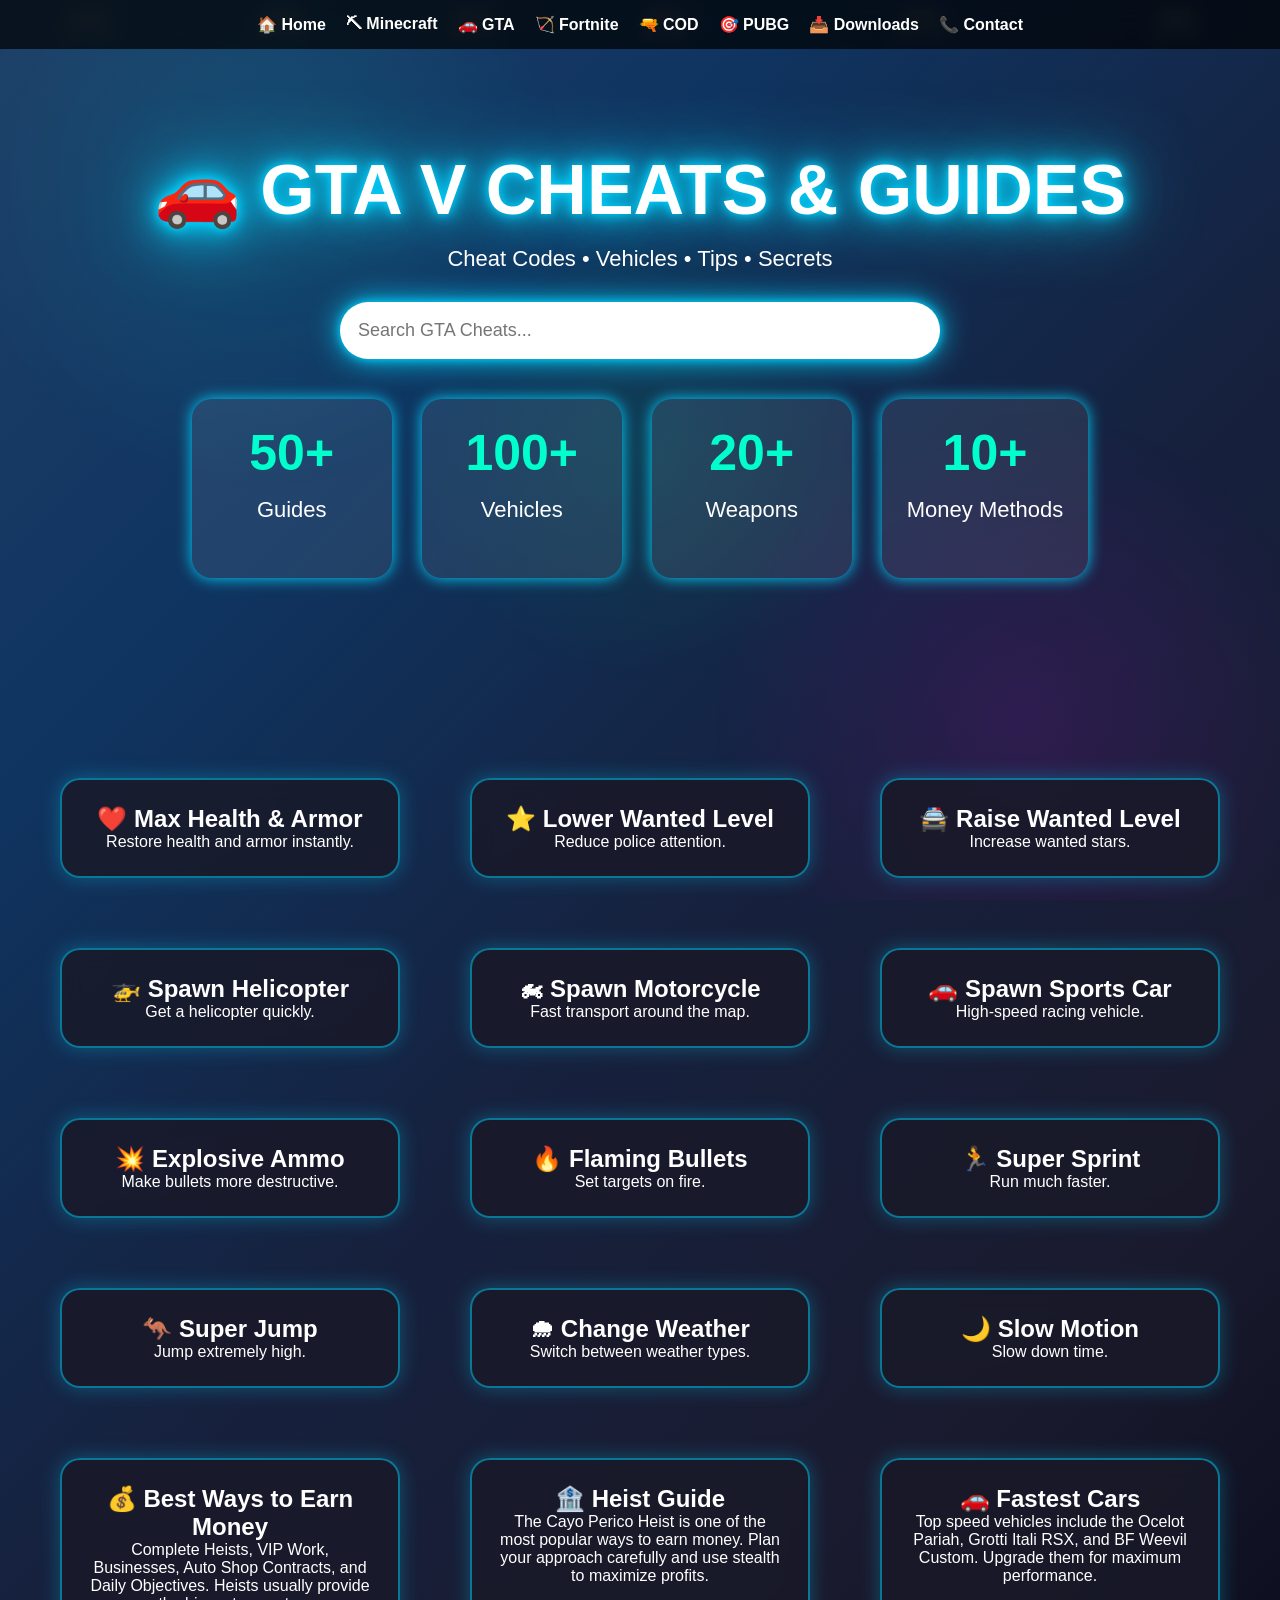
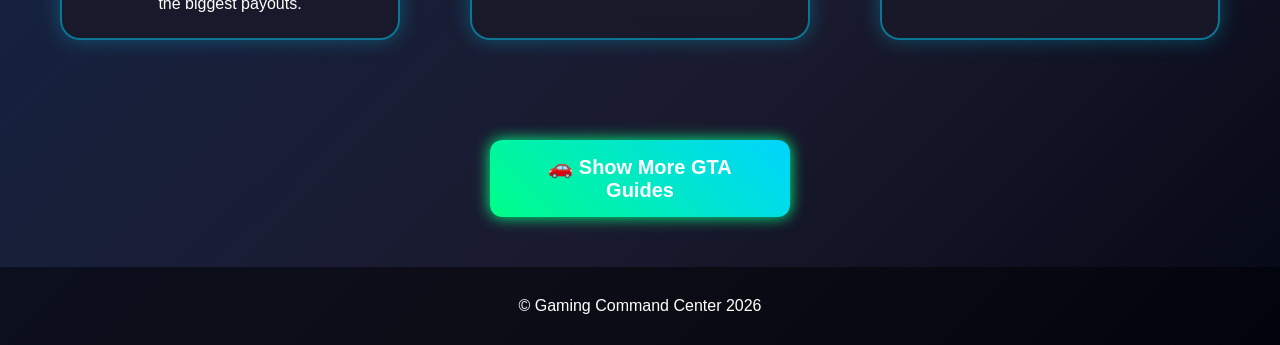
<file: gta.html>
<!DOCTYPE html>
<html lang="en">
<head>
<meta charset="UTF-8">
<meta name="viewport" content="width=device-width, initial-scale=1.0">
<title>GTA V Cheats & Guides</title>

<meta name="google-adsense-account" content="ca-pub-3595791569047109">
  
<!-- Google tag (gtag.js) -->
<script async src="https://www.googletagmanager.com/gtag/js?id=G-B7VQSWG04J"></script>
<script>
  window.dataLayer = window.dataLayer || [];
  function gtag(){dataLayer.push(arguments);}
  gtag('js', new Date());

  gtag('config', 'G-B7VQSWG04J');
</script>
<link rel="stylesheet" href="style.css">
</head>

<body>

<div class="controllers">
<span>🎮</span>
<span>🎮</span>
<span>🎮</span>
<span>🎮</span>
<span>🎮</span>
<span>🎮</span>
</div>

<nav class="navbar">
<a href="index.html">🏠 Home</a>
<a href="minecraft.html">⛏ Minecraft</a>
<a href="gta.html">🚗 GTA</a>
<a href="fortnite.html">🏹 Fortnite</a>
<a href="cod.html">🔫 COD</a>
<a href="pubg.html">🎯 PUBG</a>
<a href="downloads.html">📥 Downloads</a>
<a href="contact.html">📞 Contact</a>
</nav>

<header class="hero">
<h1>🚗 GTA V CHEATS & GUIDES</h1>
<p>Cheat Codes • Vehicles • Tips • Secrets</p>

<input id="search" placeholder="Search GTA Cheats..." onkeyup="searchGames()">
  <section class="stats">

<div class="stat">
<h2>50+</h2>
<p>Guides</p>
</div>

<div class="stat">
<h2>100+</h2>
<p>Vehicles</p>
</div>

<div class="stat">
<h2>20+</h2>
<p>Weapons</p>
</div>

<div class="stat">
<h2>10+</h2>
<p>Money Methods</p>
</div>

</section>
</header>

<section class="games">

<div class="game-card">
<h2>❤️ Max Health & Armor</h2>
<p>Restore health and armor instantly.</p>
</div>

<div class="game-card">
<h2>⭐ Lower Wanted Level</h2>
<p>Reduce police attention.</p>
</div>

<div class="game-card">
<h2>🚔 Raise Wanted Level</h2>
<p>Increase wanted stars.</p>
</div>

<div class="game-card">
<h2>🚁 Spawn Helicopter</h2>
<p>Get a helicopter quickly.</p>
</div>

<div class="game-card">
<h2>🏍 Spawn Motorcycle</h2>
<p>Fast transport around the map.</p>
</div>

<div class="game-card">
<h2>🚗 Spawn Sports Car</h2>
<p>High-speed racing vehicle.</p>
</div>

<div class="game-card">
<h2>💥 Explosive Ammo</h2>
<p>Make bullets more destructive.</p>
</div>

<div class="game-card">
<h2>🔥 Flaming Bullets</h2>
<p>Set targets on fire.</p>
</div>

<div class="game-card">
<h2>🏃 Super Sprint</h2>
<p>Run much faster.</p>
</div>

<div class="game-card">
<h2>🦘 Super Jump</h2>
<p>Jump extremely high.</p>
</div>

<div class="game-card">
<h2>🌧 Change Weather</h2>
<p>Switch between weather types.</p>
</div>

<div class="game-card">
<h2>🌙 Slow Motion</h2>
<p>Slow down time.</p>
</div>

<div class="game-card">
<h2>💰 Best Ways to Earn Money</h2>
<p>
Complete Heists, VIP Work, Businesses, Auto Shop Contracts,
and Daily Objectives. Heists usually provide the biggest payouts.
</p>
</div>

<div class="game-card">
<h2>🏦 Heist Guide</h2>
<p>
The Cayo Perico Heist is one of the most popular ways to earn money.
Plan your approach carefully and use stealth to maximize profits.
</p>
</div>

<div class="game-card">
<h2>🚗 Fastest Cars</h2>
<p>
Top speed vehicles include the Ocelot Pariah, Grotti Itali RSX,
and BF Weevil Custom. Upgrade them for maximum performance.
</p>
</div>
</section>

  <button id="gtaBtn" class="btn" onclick="showMoreGTA()">
🚗 Show More GTA Guides
</button>

  <div id="moreGTA">

<div class="game-card">
<h2>🏍 Best Motorcycles</h2>
<p>
The Oppressor Mk II is popular for travel and missions,
while the Hakuchou Drag is one of the fastest bikes.
</p>
</div>

<div class="game-card">
<h2>✈ Best Aircraft</h2>
<p>
The Sparrow helicopter is useful for missions.
The Hydra jet provides speed and powerful weapons.
</p>
</div>

<div class="game-card">
<h2>🔫 Best Weapons</h2>
<p>
The Special Carbine, Heavy Sniper Mk II,
and Assault Shotgun are commonly used for missions and combat.
</p>
</div>

<div class="game-card">
<h2>🎯 Improve Your Aim</h2>
<p>
Use cover, practice headshots,
and adjust your sensitivity settings for better accuracy.
</p>
</div>

<div class="game-card">
<h2>🚓 Escape the Police</h2>
<p>
Use tunnels, parking garages,
or change vehicles to lose your wanted level faster.
</p>
</div>

<div class="game-card">
<h2>🏢 Best Businesses</h2>
<p>
Nightclubs, Acid Labs, Bunkers,
and Auto Shops are popular money-making businesses.
</p>
</div>

<div class="game-card">
<h2>🏁 Street Racing Tips</h2>
<p>
Brake before corners,
avoid collisions,
and upgrade acceleration for better race performance.
</p>
</div>

<div class="game-card">
<h2>🌄 Mount Chiliad Mystery</h2>
<p>
One of GTA's most famous locations.
Players have searched for hidden secrets there for years.
</p>
</div>

<div class="game-card">
<h2>🏠 Best Properties</h2>
<p>
Apartments, Arcades, and Facilities
unlock access to useful missions and heists.
</p>
</div>

<div class="game-card">
<h2>💎 Hidden Collectibles</h2>
<p>
Collect action figures, signal jammers,
and playing cards to earn rewards.
</p>
</div>

<div class="game-card">
<h2>🚀 Beginner Guide</h2>
<p>
Start with missions, save money,
buy a business, and avoid spending everything on vehicles.
</p>
</div>

<div class="game-card">
<h2>👑 Become a GTA Pro</h2>
<p>
Learn the map, master flying,
improve driving skills, and complete heists efficiently.
</p>
</div>
  

<div class="game-card">
<h2>💰 Earning Money</h2>
<p>Complete missions, businesses, and heists.</p>
</div>

<div class="game-card">
<h2>🚀 Fast Leveling</h2>
<p>Activities and challenges can help you progress.</p>
</div>

<div class="game-card">
<h2>🏆 Hidden Secrets</h2>
<p>Explore the map to discover easter eggs and collectibles.</p>
</div>

  <div class="game-card">
<h2>💰 Nightclub Business</h2>
<p>
The Nightclub generates passive income while you play.
Upgrade staff and storage to increase profits.
</p>
</div>

<div class="game-card">
<h2>⚗ Acid Lab Guide</h2>
<p>
The Acid Lab is one of the easiest businesses for solo players.
Keep production running and sell products regularly.
</p>
</div>

<div class="game-card">
<h2>🚚 Bunker Business</h2>
<p>
The Bunker creates weapon stock that can be sold for large profits.
Always buy supplies to save time.
</p>
</div>

<div class="game-card">
<h2>🏎 Vehicle Warehouse</h2>
<p>
Steal and export high-end vehicles to earn money quickly.
Focus on top-range cars for maximum profit.
</p>
</div>

<div class="game-card">
<h2>🚁 Sparrow Helicopter</h2>
<p>
The Sparrow is one of the most useful helicopters for missions.
It is fast and can be summoned quickly.
</p>
</div>

<div class="game-card">
<h2>🛩 Hydra Jet</h2>
<p>
The Hydra combines speed, weapons, and vertical takeoff capability.
Great for travel and combat.
</p>
</div>

<div class="game-card">
<h2>🏍 Oppressor Mk II</h2>
<p>
A flying bike that makes missions faster and easier.
One of the most popular vehicles in GTA Online.
</p>
</div>

<div class="game-card">
<h2>🎯 Headshot Tips</h2>
<p>
Aim for the head whenever possible.
Use cover and controlled bursts to improve accuracy.
</p>
</div>

<div class="game-card">
<h2>🛡 Staying Alive</h2>
<p>
Keep snacks and armor in your inventory.
Use cover during difficult missions.
</p>
</div>

<div class="game-card">
<h2>🏦 Casino Heist</h2>
<p>
Choose the right approach and complete setup missions carefully.
Different approaches offer unique experiences.
</p>
</div>

<div class="game-card">
<h2>🏝 Cayo Perico Tips</h2>
<p>
Scout the island thoroughly and plan escape routes.
Stealth often provides the smoothest completion.
</p>
</div>

<div class="game-card">
<h2>🚓 Wanted Level Guide</h2>
<p>
Changing vehicles and hiding from police vision cones
helps lose wanted levels faster.
</p>
</div>

<div class="game-card">
<h2>🌎 Explore Los Santos</h2>
<p>
Visit beaches, mountains, cities, and deserts.
The map is filled with hidden locations.
</p>
</div>

<div class="game-card">
<h2>🏆 Daily Objectives</h2>
<p>
Complete daily objectives for extra rewards and progression.
</p>
</div>

<div class="game-card">
<h2>🎰 Lucky Wheel</h2>
<p>
Spin the Lucky Wheel in the Casino once per day
for a chance to win prizes.
</p>
</div>

<div class="game-card">
<h2>🚒 Special Vehicles</h2>
<p>
Fire trucks, police vehicles, and utility vehicles
can be fun additions to your collection.
</p>
</div>

<div class="game-card">
<h2>🏁 Racing Guide</h2>
<p>
Use custom vehicles and learn tracks to improve race results.
Practice braking before corners.
</p>
</div>

<div class="game-card">
<h2>🎖 Level Up Faster</h2>
<p>
Participate in missions, races, and activities regularly
to increase your rank.
</p>
</div>

<div class="game-card">
<h2>💎 Treasure Hunts</h2>
<p>
Special treasure hunt activities can reward unique items
and bonus cash.
</p>
</div>

<div class="game-card">
<h2>👑 Ultimate GTA Checklist</h2>
<p>
Own businesses, complete heists, collect vehicles,
and explore the entire map to experience everything GTA offers.
</p>
</div>

    <div class="game-card">
<h2>🏖 Vespucci Beach</h2>
<p>
A popular location filled with activities, vehicles,
and great views of Los Santos.
</p>
</div>

<div class="game-card">
<h2>🌄 Blaine County</h2>
<p>
Explore deserts, mountains, and hidden locations
outside the city.
</p>
</div>

<div class="game-card">
<h2>🚂 Train Locations</h2>
<p>
Find trains around the map and enjoy long journeys
through Los Santos and Blaine County.
</p>
</div>

<div class="game-card">
<h2>🏎 Best Drift Cars</h2>
<p>
Certain sports cars perform better for drifting.
Practice smooth turns and throttle control.
</p>
</div>

<div class="game-card">
<h2>🚁 Helicopter Landing Tips</h2>
<p>
Approach slowly and use open areas
for safer landings.
</p>
</div>

<div class="game-card">
<h2>✈ Flying School</h2>
<p>
Complete flying challenges to improve
your aircraft skills.
</p>
</div>

<div class="game-card">
<h2>🔫 Weapon Wheel Guide</h2>
<p>
Learn how to quickly switch weapons
during combat situations.
</p>
</div>

<div class="game-card">
<h2>🛡 Armor Guide</h2>
<p>
Always keep armor equipped before
starting difficult missions.
</p>
</div>

<div class="game-card">
<h2>🍔 Health Recovery</h2>
<p>
Snacks and medical items can restore health
during missions.
</p>
</div>

<div class="game-card">
<h2>🏢 Office Business</h2>
<p>
Owning an office unlocks VIP Work
and other money-making opportunities.
</p>
</div>

<div class="game-card">
<h2>🚛 Cargo Missions</h2>
<p>
Source and sell cargo to grow
your criminal empire.
</p>
</div>

<div class="game-card">
<h2>🎯 Shooting Range</h2>
<p>
Practice aiming and weapon control
to improve your combat skills.
</p>
</div>

<div class="game-card">
<h2>🏆 Weekly Bonuses</h2>
<p>
Special events often provide increased rewards
for selected activities.
</p>
</div>

<div class="game-card">
<h2>🚔 Police Stations</h2>
<p>
Discover police stations around the map
and explore nearby areas.
</p>
</div>

<div class="game-card">
<h2>🏰 Hidden Locations</h2>
<p>
Search caves, tunnels, and remote places
for unique discoveries.
</p>
</div>

<div class="game-card">
<h2>🌊 Underwater Exploration</h2>
<p>
Dive into oceans and lakes
to find hidden items and scenery.
</p>
</div>

<div class="game-card">
<h2>🚤 Boat Racing</h2>
<p>
Improve steering and cornering
for better racing performance.
</p>
</div>

<div class="game-card">
<h2>🏍 Motorcycle Racing</h2>
<p>
Lean carefully through corners
to maintain speed.
</p>
</div>

<div class="game-card">
<h2>🌙 Night Driving</h2>
<p>
Use headlights and reduce speed
for safer travel after dark.
</p>
</div>

<div class="game-card">
<h2>👑 GTA Master Guide</h2>
<p>
Explore the map, complete activities,
earn money, and build your ultimate collection.
</p>
</div>

  </div>


<footer>
<p>© Gaming Command Center 2026</p>
</footer>

<script src="script.js"></script>

</body>
</html>
</file>
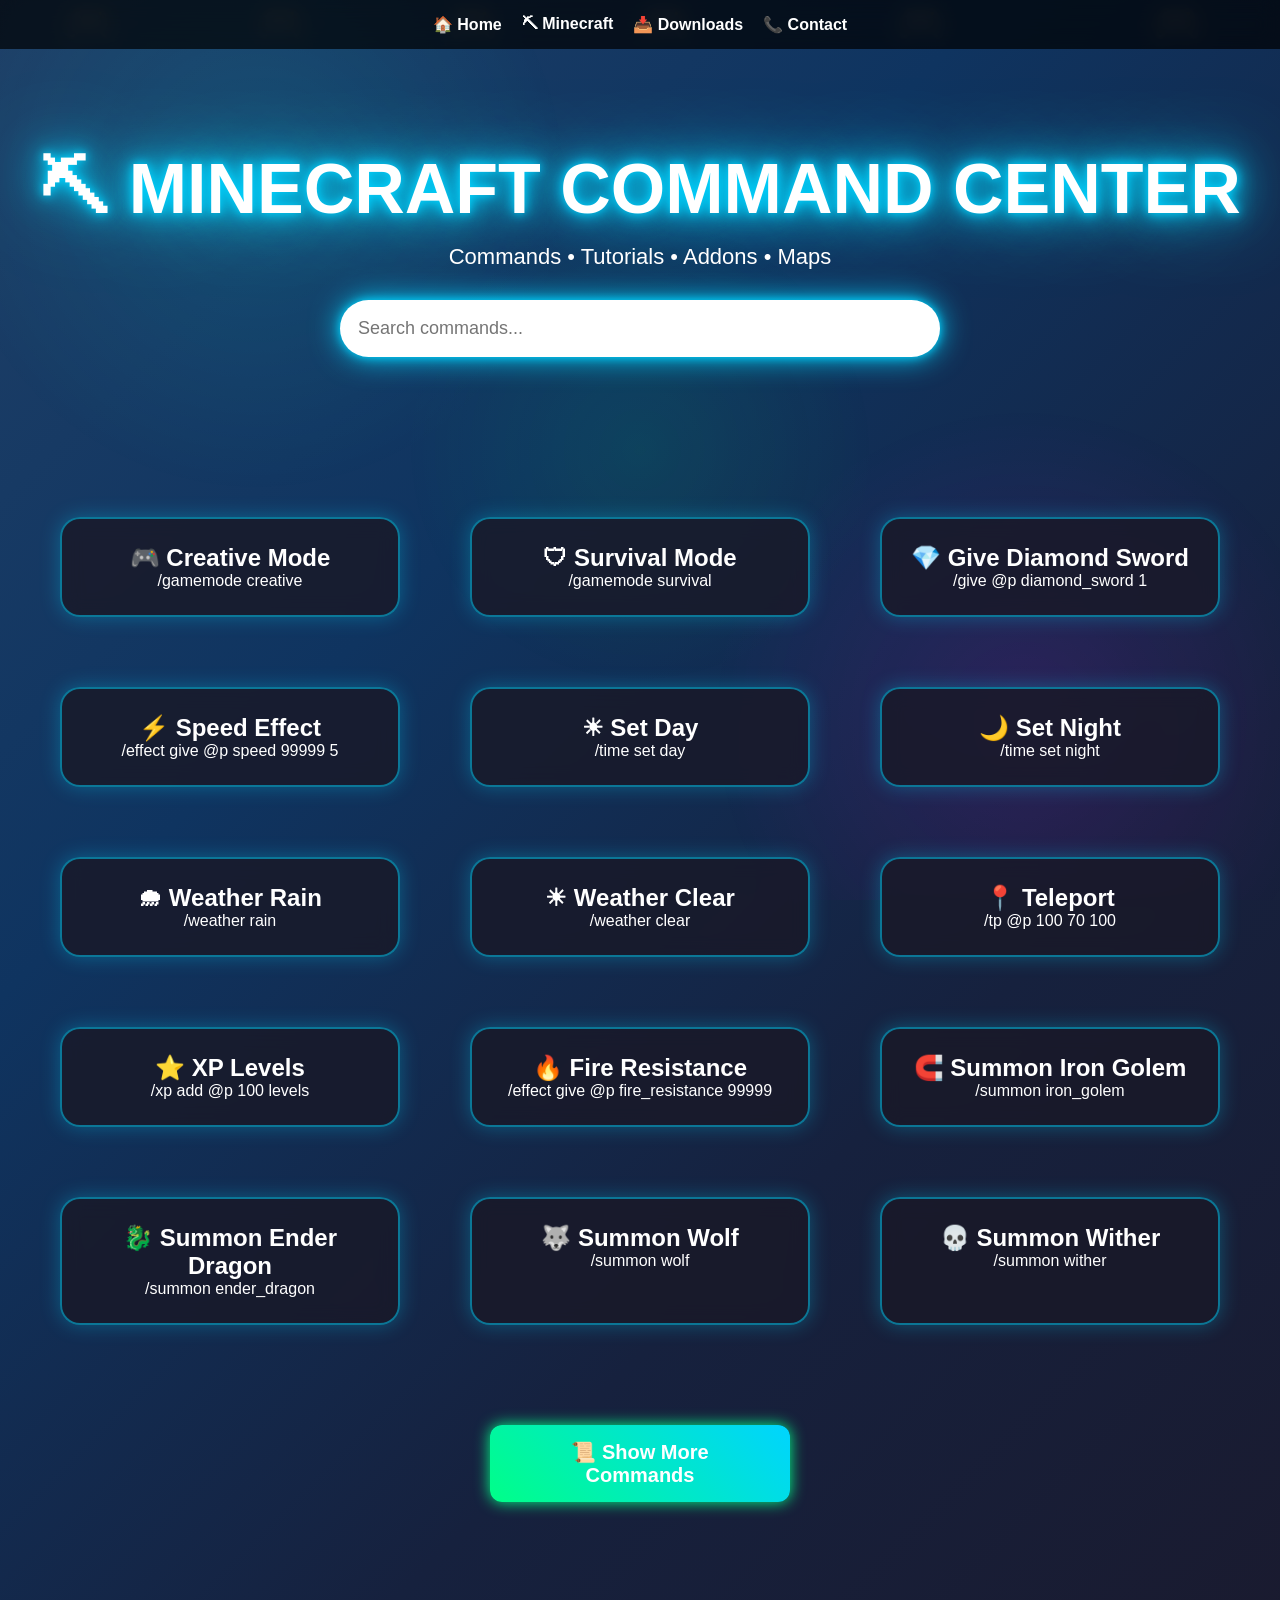
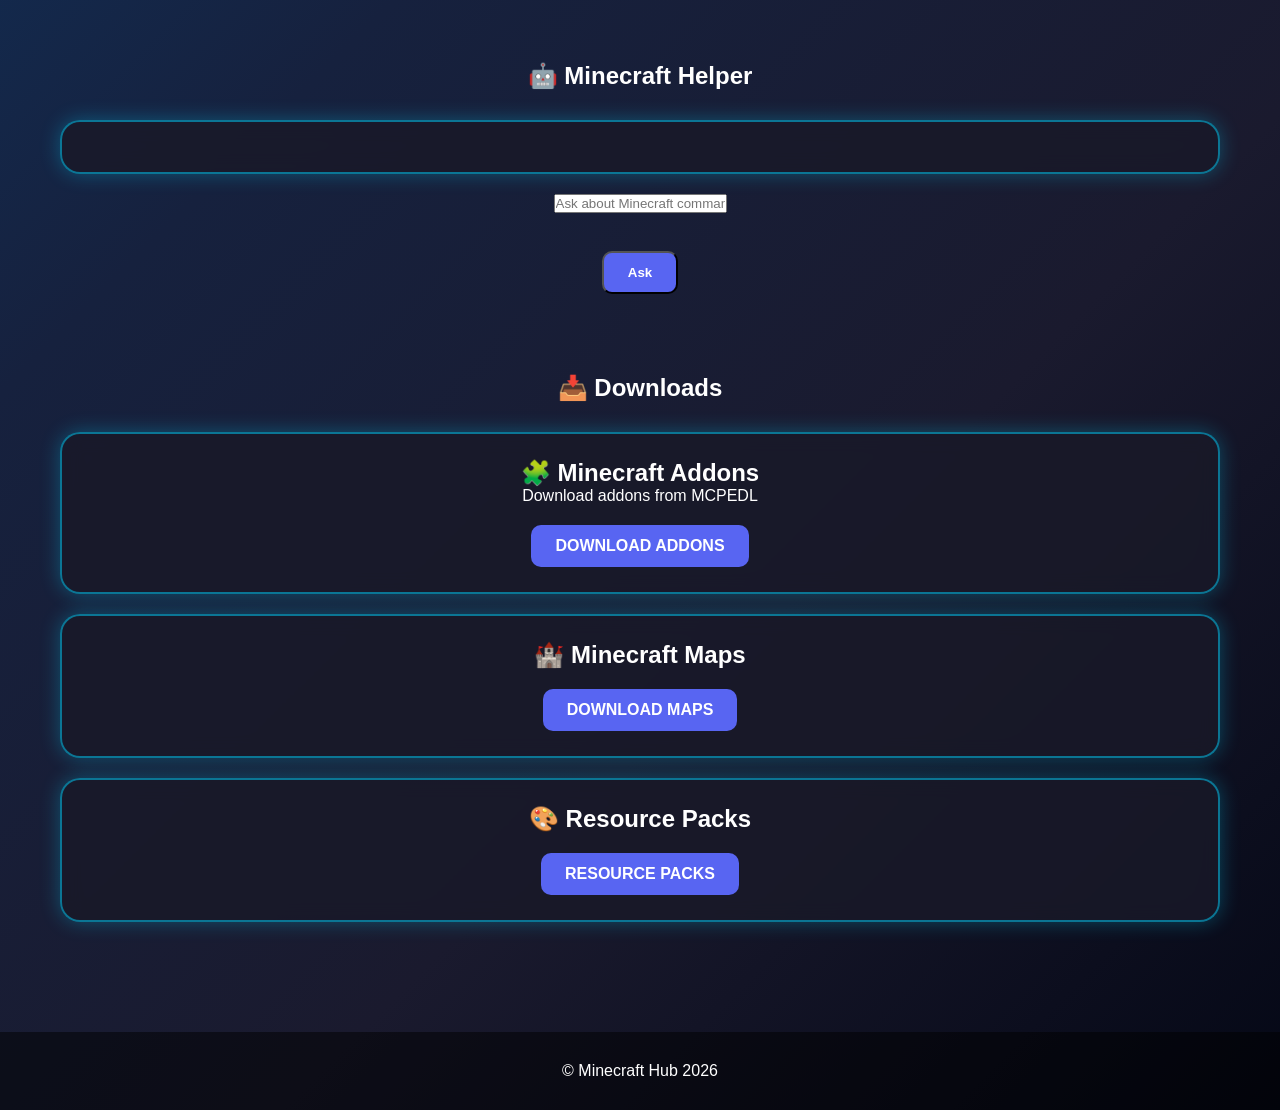
<file: minecraft.html>
<!DOCTYPE html>
<html lang="en">
<head>
<meta charset="UTF-8">
<meta name="viewport" content="width=device-width, initial-scale=1.0">
<title>Minecraft Hub</title>

<meta name="google-adsense-account" content="ca-pub-3595791569047109">
  
<!-- Google tag (gtag.js) -->
<script async src="https://www.googletagmanager.com/gtag/js?id=G-B7VQSWG04J"></script>
<script>
  window.dataLayer = window.dataLayer || [];
  function gtag(){dataLayer.push(arguments);}
  gtag('js', new Date());

  gtag('config', 'G-B7VQSWG04J');
</script>
<link rel="stylesheet" href="style.css">
</head>

<body>

<div class="controllers">
<span>🎮</span>
<span>🎮</span>
<span>🎮</span>
<span>🎮</span>
<span>🎮</span>
<span>🎮</span>
</div>

<nav class="navbar">
<a href="index.html">🏠 Home</a>
<a href="minecraft.html">⛏ Minecraft</a>
<a href="downloads.html">📥 Downloads</a>
<a href="contact.html">📞 Contact</a>
</nav>

<header class="hero">
<h1>⛏ MINECRAFT COMMAND CENTER</h1>
<p>Commands • Tutorials • Addons • Maps</p>

<input
id="search"
placeholder="Search commands..."
onkeyup="searchGames()">
</header>

<section class="games">

<div class="game-card">
<h2>🎮 Creative Mode</h2>
<p>/gamemode creative</p>
</div>

<div class="game-card">
<h2>🛡 Survival Mode</h2>
<p>/gamemode survival</p>
</div>

<div class="game-card">
<h2>💎 Give Diamond Sword</h2>
<p>/give @p diamond_sword 1</p>
</div>

<div class="game-card">
<h2>⚡ Speed Effect</h2>
<p>/effect give @p speed 99999 5</p>
</div>

<div class="game-card">
<h2>☀ Set Day</h2>
<p>/time set day</p>
</div>

<div class="game-card">
<h2>🌙 Set Night</h2>
<p>/time set night</p>
</div>

<div class="game-card">
<h2>🌧 Weather Rain</h2>
<p>/weather rain</p>
</div>

<div class="game-card">
<h2>☀ Weather Clear</h2>
<p>/weather clear</p>
</div>

<div class="game-card">
<h2>📍 Teleport</h2>
<p>/tp @p 100 70 100</p>
</div>

<div class="game-card">
<h2>⭐ XP Levels</h2>
<p>/xp add @p 100 levels</p>
</div>

<div class="game-card">
<h2>🔥 Fire Resistance</h2>
<p>/effect give @p fire_resistance 99999</p>
</div>

<div class="game-card">
<h2>🧲 Summon Iron Golem</h2>
<p>/summon iron_golem</p>
</div>

<div class="game-card">
<h2>🐉 Summon Ender Dragon</h2>
<p>/summon ender_dragon</p>
</div>

<div class="game-card">
<h2>🐺 Summon Wolf</h2>
<p>/summon wolf</p>
</div>

<div class="game-card">
<h2>💀 Summon Wither</h2>
<p>/summon wither</p>
</div>
</section>
  
  <button
id="moreBtn"
class="btn"
onclick="showMoreCommands()">

📜 Show More Commands

</button>

  <section class="games">

<div id="moreCommands">
    
  <div class="game-card">
<h2>🎮 Adventure Mode</h2>
<p>/gamemode adventure</p>
</div>

<div class="game-card">
<h2>👻 Spectator Mode</h2>
<p>/gamemode spectator</p>
</div>

<div class="game-card">
<h2>☀ Noon Time</h2>
<p>/time set noon</p>
</div>

<div class="game-card">
<h2>🌑 Midnight Time</h2>
<p>/time set midnight</p>
</div>

<div class="game-card">
<h2>⚡ Thunder Weather</h2>
<p>/weather thunder</p>
</div>

<div class="game-card">
<h2>😌 Peaceful Difficulty</h2>
<p>/difficulty peaceful</p>
</div>

<div class="game-card">
<h2>😎 Easy Difficulty</h2>
<p>/difficulty easy</p>
</div>

<div class="game-card">
<h2>💀 Hard Difficulty</h2>
<p>/difficulty hard</p>
</div>

<div class="game-card">
<h2>💎 Give Diamonds</h2>
<p>/give @p diamond 64</p>
</div>

<div class="game-card">
<h2>💚 Give Emeralds</h2>
<p>/give @p emerald 64</p>
</div>

<div class="game-card">
<h2>🟫 Give Netherite</h2>
<p>/give @p netherite_ingot 64</p>
</div>

<div class="game-card">
<h2>🍎 Golden Apples</h2>
<p>/give @p golden_apple 64</p>
</div>

<div class="game-card">
<h2>✨ Enchanted Apples</h2>
<p>/give @p enchanted_golden_apple 64</p>
</div>

<div class="game-card">
<h2>🏹 Bow</h2>
<p>/give @p bow 1</p>
</div>

<div class="game-card">
<h2>🏹 Arrows</h2>
<p>/give @p arrow 64</p>
</div>

<div class="game-card">
<h2>🪽 Elytra</h2>
<p>/give @p elytra 1</p>
</div>

<div class="game-card">
<h2>🔱 Trident</h2>
<p>/give @p trident 1</p>
</div>

<div class="game-card">
<h2>🛡 Shield</h2>
<p>/give @p shield 1</p>
</div>

<div class="game-card">
<h2>⚔ Sharpness V</h2>
<p>/enchant @p sharpness 5</p>
</div>

<div class="game-card">
<h2>⛏ Efficiency V</h2>
<p>/enchant @p efficiency 5</p>
</div>

<div class="game-card">
<h2>🍀 Fortune III</h2>
<p>/enchant @p fortune 3</p>
</div>

<div class="game-card">
<h2>♾ Unbreaking III</h2>
<p>/enchant @p unbreaking 3</p>
</div>

<div class="game-card">
<h2>🔧 Mending</h2>
<p>/enchant @p mending 1</p>
</div>

<div class="game-card">
<h2>💥 Power V</h2>
<p>/enchant @p power 5</p>
</div>

<div class="game-card">
<h2>📍 Teleport Spawn</h2>
<p>/tp @p 0 100 0</p>
</div>

<div class="game-card">
<h2>🏘 Locate Village</h2>
<p>/locate village</p>
</div>

<div class="game-card">
<h2>🏰 Locate Stronghold</h2>
<p>/locate stronghold</p>
</div>

<div class="game-card">
<h2>🕳 Ancient City</h2>
<p>/locate ancient_city</p>
</div>

<div class="game-card">
<h2>🔥 Nether Fortress</h2>
<p>/locate fortress</p>
</div>

<div class="game-card">
<h2>🐴 Summon Horse</h2>
<p>/summon horse</p>
</div>

<div class="game-card">
<h2>🐝 Summon Bee</h2>
<p>/summon bee</p>
</div>

<div class="game-card">
<h2>🦊 Summon Fox</h2>
<p>/summon fox</p>
</div>

<div class="game-card">
<h2>🐼 Summon Panda</h2>
<p>/summon panda</p>
</div>

<div class="game-card">
<h2>🐪 Summon Camel</h2>
<p>/summon camel</p>
</div>

<div class="game-card">
<h2>✨ Summon Allay</h2>
<p>/summon allay</p>
</div>

<div class="game-card">
<h2>👹 Summon Warden</h2>
<p>/summon warden</p>
</div>

<div class="game-card">
<h2>🎒 Keep Inventory</h2>
<p>/gamerule keepInventory true</p>
</div>

<div class="game-card">
<h2>☀ Stop Day Cycle</h2>
<p>/gamerule doDaylightCycle false</p>
</div>

<div class="game-card">
<h2>🌧 Stop Weather Cycle</h2>
<p>/gamerule doWeatherCycle false</p>
</div>

<div class="game-card">
<h2>🧟 Stop Mob Spawning</h2>
<p>/gamerule doMobSpawning false</p>
</div>

<div class="game-card">
<h2>💀 Kill Zombies</h2>
<p>/kill @e[type=zombie]</p>
</div>

<div class="game-card">
<h2>💥 Kill Creepers</h2>
<p>/kill @e[type=creeper]</p>
</div>

<div class="game-card">
<h2>🧱 Fill Stone Area</h2>
<p>/fill ~1 ~1 ~1 ~10 ~10 ~10 stone</p>
</div>

<div class="game-card">
<h2>🪟 Fill Glass Area</h2>
<p>/fill ~1 ~1 ~1 ~10 ~10 ~10 glass</p>
</div>

<div class="game-card">
<h2>📋 Clone Structure</h2>
<p>/clone ~1 ~1 ~1 ~10 ~10 ~10 ~20 ~20 ~20</p>
</div>

<div class="game-card">
<h2>🧹 Clear Inventory</h2>
<p>/clear @p</p>
</div>

<div class="game-card">
<h2>🌍 World Seed</h2>
<p>/seed</p>
</div>

<div class="game-card">
<h2>❓ Help Menu</h2>
<p>/help</p>
</div>

<div class="game-card">
<h2>👥 Online Players</h2>
<p>/list</p>
</div>

<div class="game-card">
<h2>💬 Chat Message</h2>
<p>/me Hello World</p>
</div>

<div class="game-card">
<h2>📢 Welcome Title</h2>
<p>/title @p title {"text":"Welcome!"}</p>
</div>

<div class="game-card">
<h2>🔊 Level Up Sound</h2>
<p>/playsound minecraft:entity.player.levelup master @p</p>
</div>

<div class="game-card">
<h2>🔇 Stop Sounds</h2>
<p>/stopsound @p</p>
</div>

<div class="game-card">
<h2>💎 Diamond Block</h2>
<p>/setblock ~ ~ ~ diamond_block</p>
</div>

  <div class="game-card">
<h2>🟩 Give Command Block</h2>
<p>/give @p command_block</p>
</div>

<div class="game-card">
<h2>🧨 Give TNT</h2>
<p>/give @p tnt 64</p>
</div>

<div class="game-card">
<h2>💡 Give Sea Lantern</h2>
<p>/give @p sea_lantern 64</p>
</div>

<div class="game-card">
<h2>🌋 Give Lava Bucket</h2>
<p>/give @p lava_bucket</p>
</div>

<div class="game-card">
<h2>💧 Give Water Bucket</h2>
<p>/give @p water_bucket</p>
</div>

<div class="game-card">
<h2>🪙 Give Gold Blocks</h2>
<p>/give @p gold_block 64</p>
</div>

<div class="game-card">
<h2>💎 Give Diamond Blocks</h2>
<p>/give @p diamond_block 64</p>
</div>

<div class="game-card">
<h2>🟪 Give Beacon</h2>
<p>/give @p beacon</p>
</div>

<div class="game-card">
<h2>🎆 Give Fireworks</h2>
<p>/give @p firework_rocket 64</p>
</div>

<div class="game-card">
<h2>🪓 Netherite Axe</h2>
<p>/give @p netherite_axe</p>
</div>

<div class="game-card">
<h2>⛏ Netherite Pickaxe</h2>
<p>/give @p netherite_pickaxe</p>
</div>

<div class="game-card">
<h2>⚔ Netherite Sword</h2>
<p>/give @p netherite_sword</p>
</div>

<div class="game-card">
<h2>🛡 Netherite Chestplate</h2>
<p>/give @p netherite_chestplate</p>
</div>

<div class="game-card">
<h2>👑 Give Totem</h2>
<p>/give @p totem_of_undying</p>
</div>

<div class="game-card">
<h2>📦 Give Shulker Box</h2>
<p>/give @p shulker_box</p>
</div>

<div class="game-card">
<h2>🐱 Summon Cat</h2>
<p>/summon cat</p>
</div>

<div class="game-card">
<h2>🐮 Summon Cow</h2>
<p>/summon cow</p>
</div>

<div class="game-card">
<h2>🐷 Summon Pig</h2>
<p>/summon pig</p>
</div>

<div class="game-card">
<h2>🐔 Summon Chicken</h2>
<p>/summon chicken</p>
</div>

<div class="game-card">
<h2>🐑 Summon Sheep</h2>
<p>/summon sheep</p>
</div>

<div class="game-card">
<h2>🧟 Summon Zombie</h2>
<p>/summon zombie</p>
</div>

<div class="game-card">
<h2>🏹 Summon Skeleton</h2>
<p>/summon skeleton</p>
</div>

<div class="game-card">
<h2>🕷 Summon Spider</h2>
<p>/summon spider</p>
</div>

<div class="game-card">
<h2>💥 Summon Creeper</h2>
<p>/summon creeper</p>
</div>

<div class="game-card">
<h2>👻 Summon Ghast</h2>
<p>/summon ghast</p>
</div>

<div class="game-card">
<h2>🔥 Summon Blaze</h2>
<p>/summon blaze</p>
</div>

<div class="game-card">
<h2>📍 Set Spawnpoint</h2>
<p>/spawnpoint @p</p>
</div>

<div class="game-card">
<h2>🌍 Set World Spawn</h2>
<p>/setworldspawn</p>
</div>

<div class="game-card">
<h2>🎵 Play Music</h2>
<p>/playsound minecraft:music.overworld master @p</p>
</div>

<div class="game-card">
<h2>📢 Big Title</h2>
<p>/title @a title {"text":"Welcome Gamers!"}</p>
</div>

</section>

<section class="videos">

<h1>🤖 Minecraft Helper</h1>

<div class="game-card">

</div>

<input
id="question"
placeholder="Ask about Minecraft commands">

<br><br>

<button
class="btn"
onclick="askMinecraft()">

Ask

</button>

<p id="answer"></p>

</div>

</section>

<section class="videos">

<h1>📥 Downloads</h1>

<div class="game-card">
<h2>🧩 Minecraft Addons</h2>
<p>Download addons from MCPEDL</p>

<a
href="https://mcpedl.com/"
target="_blank"
class="btn">

DOWNLOAD ADDONS

</a>
</div>

<div class="game-card">
<h2>🏰 Minecraft Maps</h2>

<a
href="https://www.planetminecraft.com/projects/"
target="_blank"
class="btn">

DOWNLOAD MAPS

</a>

</div>

<div class="game-card">
<h2>🎨 Resource Packs</h2>

<a
href="https://www.curseforge.com/minecraft/texture-packs"
target="_blank"
class="btn">

RESOURCE PACKS

</a>

</div>

</section>

<footer>
<p>© Minecraft Hub 2026</p>
</footer>

<script src="script.js"></script>

</body>
</html>
</file>
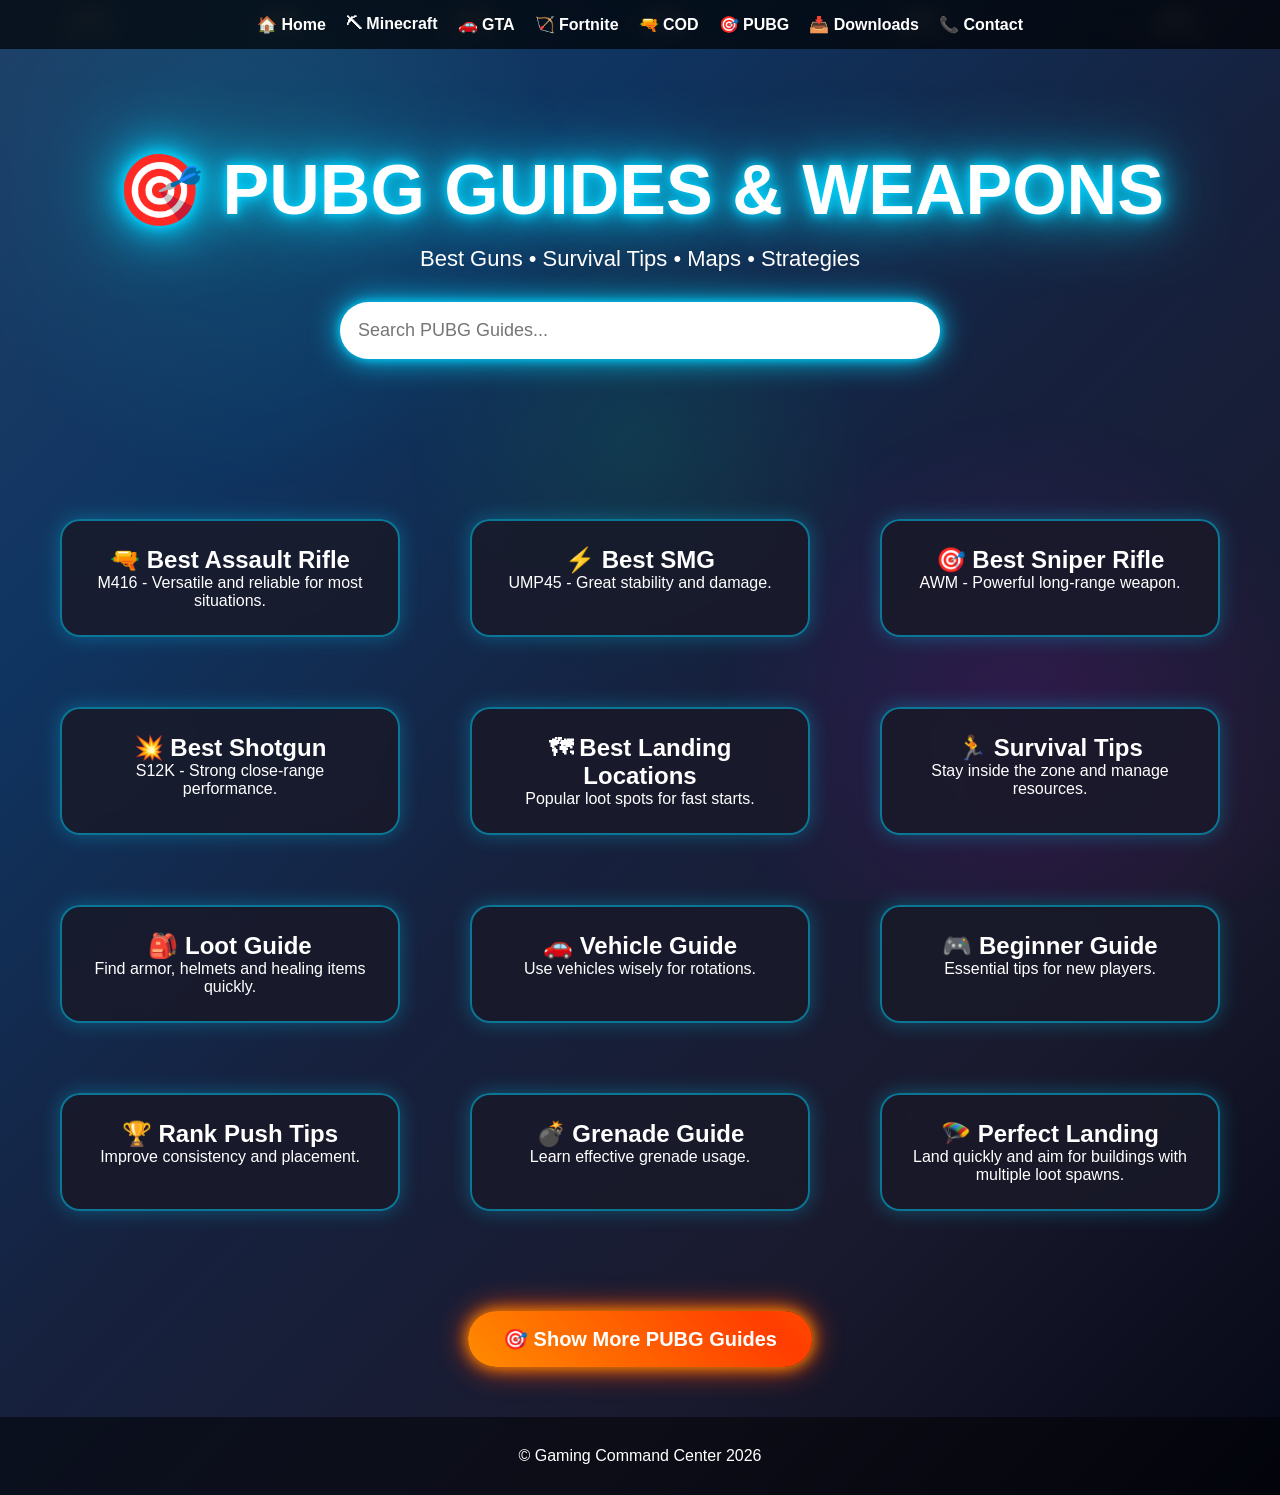
<file: pubg.html>
<!DOCTYPE html>
<html lang="en">
<head>
<meta charset="UTF-8">
<meta name="viewport" content="width=device-width, initial-scale=1.0">
<title>PUBG Guides & Weapons</title>

<meta name="google-adsense-account" content="ca-pub-3595791569047109">
     
<!-- Google tag (gtag.js) -->
<script async src="https://www.googletagmanager.com/gtag/js?id=G-B7VQSWG04J"></script>
<script>
  window.dataLayer = window.dataLayer || [];
  function gtag(){dataLayer.push(arguments);}
  gtag('js', new Date());

  gtag('config', 'G-B7VQSWG04J');
</script>
<link rel="stylesheet" href="style.css">
</head>

<body>

<div class="controllers">
<span>🎮</span>
<span>🎮</span>
<span>🎮</span>
<span>🎮</span>
<span>🎮</span>
<span>🎮</span>
</div>

<nav class="navbar">
<a href="index.html">🏠 Home</a>
<a href="minecraft.html">⛏ Minecraft</a>
<a href="gta.html">🚗 GTA</a>
<a href="fortnite.html">🏹 Fortnite</a>
<a href="cod.html">🔫 COD</a>
<a href="pubg.html">🎯 PUBG</a>
<a href="downloads.html">📥 Downloads</a>
<a href="contact.html">📞 Contact</a>
</nav>

<header class="hero">
<h1>🎯 PUBG GUIDES & WEAPONS</h1>
<p>Best Guns • Survival Tips • Maps • Strategies</p>

<input
id="search"
placeholder="Search PUBG Guides..."
onkeyup="searchGames()">
</header>

<section class="games">

<div class="game-card">
<h2>🔫 Best Assault Rifle</h2>
<p>M416 - Versatile and reliable for most situations.</p>
</div>

<div class="game-card">
<h2>⚡ Best SMG</h2>
<p>UMP45 - Great stability and damage.</p>
</div>

<div class="game-card">
<h2>🎯 Best Sniper Rifle</h2>
<p>AWM - Powerful long-range weapon.</p>
</div>

<div class="game-card">
<h2>💥 Best Shotgun</h2>
<p>S12K - Strong close-range performance.</p>
</div>

<div class="game-card">
<h2>🗺 Best Landing Locations</h2>
<p>Popular loot spots for fast starts.</p>
</div>

<div class="game-card">
<h2>🏃 Survival Tips</h2>
<p>Stay inside the zone and manage resources.</p>
</div>

<div class="game-card">
<h2>🎒 Loot Guide</h2>
<p>Find armor, helmets and healing items quickly.</p>
</div>

<div class="game-card">
<h2>🚗 Vehicle Guide</h2>
<p>Use vehicles wisely for rotations.</p>
</div>

<div class="game-card">
<h2>🎮 Beginner Guide</h2>
<p>Essential tips for new players.</p>
</div>

<div class="game-card">
<h2>🏆 Rank Push Tips</h2>
<p>Improve consistency and placement.</p>
</div>

<div class="game-card">
<h2>💣 Grenade Guide</h2>
<p>Learn effective grenade usage.</p>
</div>

<div class="game-card">
<h2>🪂 Perfect Landing</h2>
<p>Land quickly and aim for buildings with multiple loot spawns.</p>
</div>

</section>

<button id="pubgBtn" class="pubg-btn" onclick="showMorePUBG()">
🎯 Show More PUBG Guides
</button>

<div id="morePUBG">

<div class="game-card">
<h2>🎯 Recoil Control</h2>
<p>Pull down gently while spraying to keep your aim accurate.</p>
</div>

<div class="game-card">
<h2>🏠 Building Clearing</h2>
<p>Check every room carefully before moving upstairs.</p>
</div>

<div class="game-card">
<h2>🌍 Zone Prediction</h2>
<p>Predict the next circle and rotate early for better positions.</p>
</div>

<div class="game-card">
<h2>🚗 Vehicle Strategy</h2>
<p>Use vehicles for fast travel but avoid making too much noise.</p>
</div>

<div class="game-card">
<h2>🔫 Best Assault Rifles</h2>
<p>ARs are versatile weapons for most combat situations.</p>
</div>

<div class="game-card">
<h2>🎒 Inventory Management</h2>
<p>Carry enough ammo, healing items and grenades.</p>
</div>

<div class="game-card">
<h2>🛡 Use Cover</h2>
<p>Trees, rocks and walls can protect you during firefights.</p>
</div>

<div class="game-card">
<h2>💣 Grenade Accuracy</h2>
<p>Practice throwing grenades to flush enemies from cover.</p>
</div>

<div class="game-card">
<h2>👂 Sound Awareness</h2>
<p>Listen carefully for footsteps and gunfire nearby.</p>
</div>

<div class="game-card">
<h2>🌾 Grass Camouflage</h2>
<p>Use terrain and vegetation to hide from enemies.</p>
</div>

<div class="game-card">
<h2>🏔 High Ground Advantage</h2>
<p>Higher positions provide better vision and control.</p>
</div>

<div class="game-card">
<h2>🔭 Scope Selection</h2>
<p>Choose scopes depending on your weapon and range.</p>
</div>

<div class="game-card">
<h2>🏃 Zigzag Movement</h2>
<p>Move unpredictably to avoid enemy shots.</p>
</div>

<div class="game-card">
<h2>⚡ Quick Looting</h2>
<p>Learn item locations to loot faster.</p>
</div>

<div class="game-card">
<h2>🗺 Learn Hot Drops</h2>
<p>Popular areas have better loot but more enemies.</p>
</div>

<div class="game-card">
<h2>🎯 Headshot Training</h2>
<p>Aim for the head to finish fights quickly.</p>
</div>

<div class="game-card">
<h2>💊 Healing Strategy</h2>
<p>Heal immediately after fights to stay prepared.</p>
</div>

<div class="game-card">
<h2>🚪 Door Awareness</h2>
<p>Open doors carefully and watch for campers.</p>
</div>

<div class="game-card">
<h2>🌊 Water Safety</h2>
<p>Swimming is slow, so avoid crossing water when possible.</p>
</div>

<div class="game-card">
<h2>🏍 Motorcycle Tricks</h2>
<p>Motorcycles are fast but harder to control.</p>
</div>

<div class="game-card">
<h2>🚙 UAZ Guide</h2>
<p>The UAZ is durable and useful for squad travel.</p>
</div>

<div class="game-card">
<h2>📡 Team Communication</h2>
<p>Call out enemy positions clearly to teammates.</p>
</div>

<div class="game-card">
<h2>🎮 Sensitivity Setup</h2>
<p>Find settings that feel comfortable and accurate.</p>
</div>

<div class="game-card">
<h2>🔄 Third Party Awareness</h2>
<p>Be careful of nearby teams after winning fights.</p>
</div>

<div class="game-card">
<h2>🏆 Endgame Positioning</h2>
<p>Stay inside the safe zone and use cover wisely.</p>
</div>

<div class="game-card">
<h2>🎒 Backpack Levels</h2>
<p>Higher-level backpacks let you carry more supplies.</p>
</div>

<div class="game-card">
<h2>🌫 Smoke Grenade Usage</h2>
<p>Use smoke to revive teammates or cross open areas.</p>
</div>

<div class="game-card">
<h2>⚔ Squad Coordination</h2>
<p>Stick together and support your teammates.</p>
</div>

<div class="game-card">
<h2>👑 Chicken Dinner Tips</h2>
<p>Stay calm in the final circle and avoid unnecessary fights.</p>
</div>

<div class="game-card">
<h2>🔥 Pro Player Tricks</h2>
<p>Advanced movement and positioning tips.</p>
</div>


<div class="game-card">
<h2>🎯 Improve Your Aim</h2>
<p>Practice recoil control and tracking.</p>
</div>

<div class="game-card">
<h2>🗺 Map Knowledge</h2>
<p>Learn important locations and rotations.</p>
</div>

<div class="game-card">
<h2>👑 Chicken Dinner Tips</h2>
<p>Strategies for winning more matches.</p>
</div>

<div class="game-card">
<h2>🗺 Erangel Mastery</h2>
<p>Learn important cities and strategic positions on Erangel.</p>
</div>

<div class="game-card">
<h2>🏜 Miramar Survival</h2>
<p>Carry vehicles because Miramar has large open areas.</p>
</div>

<div class="game-card">
<h2>🌴 Sanhok Strategy</h2>
<p>Expect fast-paced combat due to the smaller map size.</p>
</div>

<div class="game-card">
<h2>❄ Vikendi Guide</h2>
<p>Watch footprints in snow to track enemy movements.</p>
</div>

<div class="game-card">
<h2>🎯 Peek and Shoot</h2>
<p>Use peeking mechanics to expose less of your character.</p>
</div>

<div class="game-card">
<h2>📦 Airdrop Hunting</h2>
<p>Airdrops contain powerful gear but attract enemies.</p>
</div>

<div class="game-card">
<h2>🪖 Helmet Priority</h2>
<p>Always upgrade to higher-level helmets when possible.</p>
</div>

<div class="game-card">
<h2>🦺 Armor Management</h2>
<p>Replace damaged armor to improve survivability.</p>
</div>

<div class="game-card">
<h2>🔫 DMR Guide</h2>
<p>DMRs are effective for medium and long-range fights.</p>
</div>

<div class="game-card">
<h2>🎯 Crosshair Placement</h2>
<p>Keep your crosshair where enemies are likely to appear.</p>
</div>

<div class="game-card">
<h2>🚪 Camp Detection</h2>
<p>Watch for unusual signs like open doors and missing loot.</p>
</div>

<div class="game-card">
<h2>⚡ Fast Rotation</h2>
<p>Rotate early to avoid getting trapped by the blue zone.</p>
</div>

<div class="game-card">
<h2>🧭 Compass Usage</h2>
<p>Use compass directions to communicate enemy locations.</p>
</div>

<div class="game-card">
<h2>🎒 Drop Essentials</h2>
<p>Prioritize weapons, armor, and healing items after landing.</p>
</div>

<div class="game-card">
<h2>🏚 Compound Defense</h2>
<p>Secure buildings and cover all entrances.</p>
</div>

<div class="game-card">
<h2>💥 Frag Timing</h2>
<p>Cook grenades before throwing for better effectiveness.</p>
</div>

<div class="game-card">
<h2>🌄 Ridge Fighting</h2>
<p>Use hills and ridges to gain cover while shooting.</p>
</div>

<div class="game-card">
<h2>🚘 Tire Shooting</h2>
<p>Disable enemy vehicles by targeting their tires.</p>
</div>

<div class="game-card">
<h2>🔋 Boost Management</h2>
<p>Energy drinks and painkillers provide valuable boosts.</p>
</div>

<div class="game-card">
<h2>🎧 Gun Sound Recognition</h2>
<p>Learn weapon sounds to identify enemy equipment.</p>
</div>

<div class="game-card">
<h2>📡 Mark Locations</h2>
<p>Use map markers to coordinate with teammates.</p>
</div>

<div class="game-card">
<h2>🌙 Night Vision Skills</h2>
<p>Adjust brightness for low-visibility situations.</p>
</div>

<div class="game-card">
<h2>🎮 Gyroscope Practice</h2>
<p>Gyroscope controls can improve recoil management.</p>
</div>

<div class="game-card">
<h2>🔄 Relocation Strategy</h2>
<p>Move after shooting to avoid being tracked.</p>
</div>

<div class="game-card">
<h2>🏹 Bow Challenge</h2>
<p>Experiment with unique weapons for fun gameplay.</p>
</div>

<div class="game-card">
<h2>🛶 River Crossings</h2>
<p>Plan safe routes before crossing rivers.</p>
</div>

<div class="game-card">
<h2>📈 Rank Progression</h2>
<p>Consistent placements help increase rank faster.</p>
</div>

<div class="game-card">
<h2>🎖 Achievement Hunting</h2>
<p>Complete missions to unlock rewards.</p>
</div>

<div class="game-card">
<h2>⚔ Duo Coordination</h2>
<p>Stay close to your partner and share resources.</p>
</div>

<div class="game-card">
<h2>👑 Winner Winner Dinner</h2>
<p>Patience and positioning are key to victory.</p>
</div>

</div>

<footer>
<p>© Gaming Command Center 2026</p>
</footer>

<script src="script.js"></script>

</body>
</html>
</file>
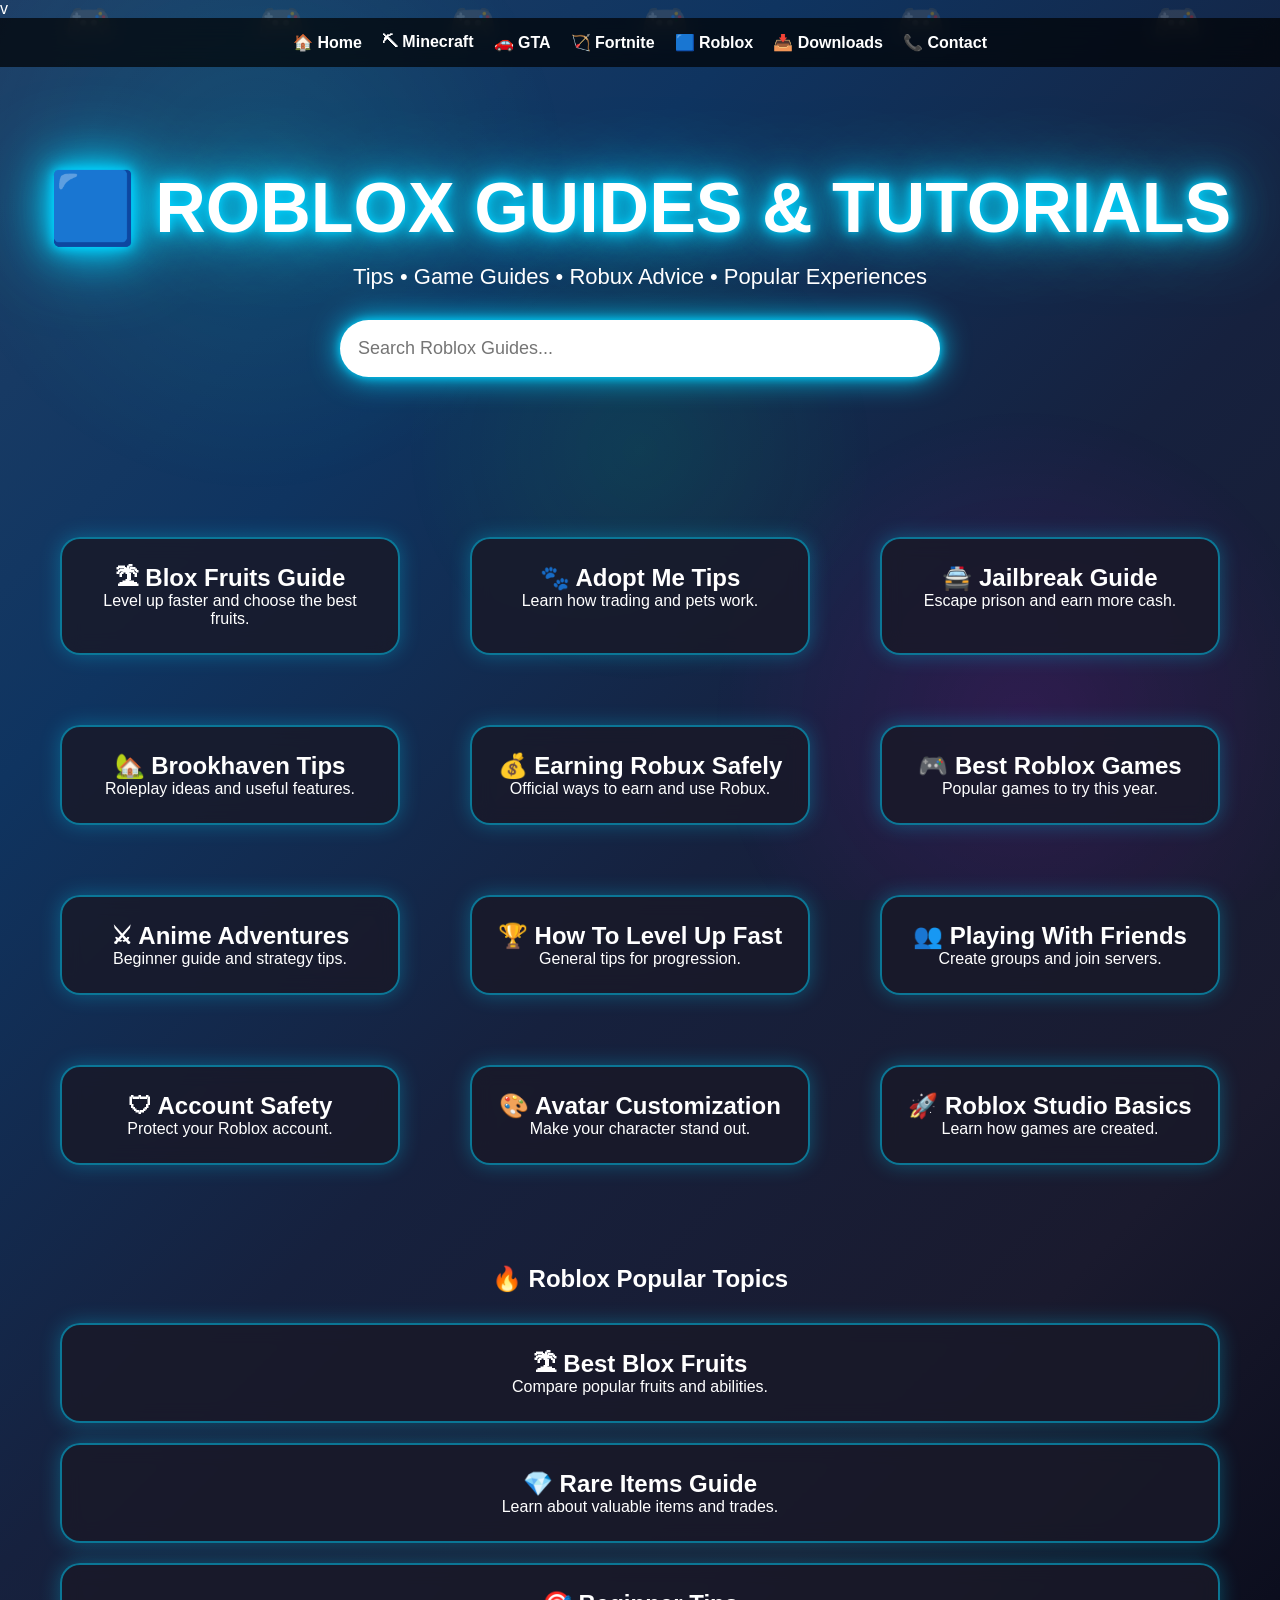
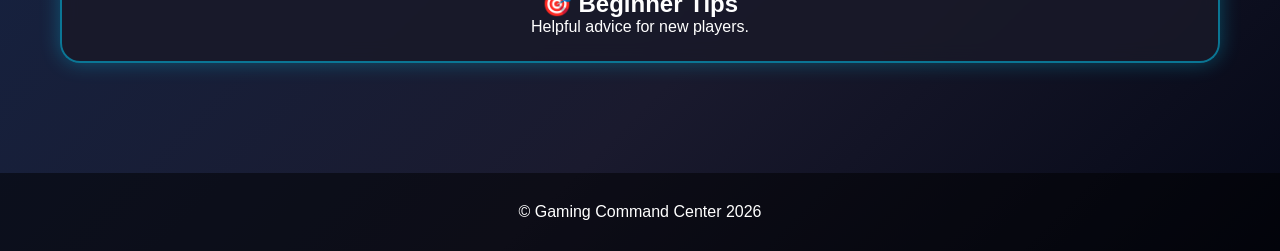
<file: roblox.html>
<!DOCTYPE html>
<html lang="en">
<head>
<meta charset="UTF-8">
<meta name="viewport" content="width=device-width, initial-scale=1.0">
<title>Roblox Guides & Tutorials</title>

<meta name="google-adsense-account" content="ca-pub-3595791569047109">v
  
<!-- Google tag (gtag.js) -->
<script async src="https://www.googletagmanager.com/gtag/js?id=G-B7VQSWG04J"></script>
<script>
  window.dataLayer = window.dataLayer || [];
  function gtag(){dataLayer.push(arguments);}
  gtag('js', new Date());

  gtag('config', 'G-B7VQSWG04J');
</script>
<link rel="stylesheet" href="style.css">
</head>

<body>

<div class="controllers">
<span>🎮</span>
<span>🎮</span>
<span>🎮</span>
<span>🎮</span>
<span>🎮</span>
<span>🎮</span>
</div>

<nav class="navbar">
<a href="index.html">🏠 Home</a>
<a href="minecraft.html">⛏ Minecraft</a>
<a href="gta.html">🚗 GTA</a>
<a href="fortnite.html">🏹 Fortnite</a>
<a href="roblox.html">🟦 Roblox</a>
<a href="downloads.html">📥 Downloads</a>
<a href="contact.html">📞 Contact</a>
</nav>

<header class="hero">
<h1>🟦 ROBLOX GUIDES & TUTORIALS</h1>
<p>Tips • Game Guides • Robux Advice • Popular Experiences</p>

<input
id="search"
placeholder="Search Roblox Guides..."
onkeyup="searchGames()">
</header>

<section class="games">

<div class="game-card">
<h2>🏝 Blox Fruits Guide</h2>
<p>Level up faster and choose the best fruits.</p>
</div>

<div class="game-card">
<h2>🐾 Adopt Me Tips</h2>
<p>Learn how trading and pets work.</p>
</div>

<div class="game-card">
<h2>🚔 Jailbreak Guide</h2>
<p>Escape prison and earn more cash.</p>
</div>

<div class="game-card">
<h2>🏡 Brookhaven Tips</h2>
<p>Roleplay ideas and useful features.</p>
</div>

<div class="game-card">
<h2>💰 Earning Robux Safely</h2>
<p>Official ways to earn and use Robux.</p>
</div>

<div class="game-card">
<h2>🎮 Best Roblox Games</h2>
<p>Popular games to try this year.</p>
</div>

<div class="game-card">
<h2>⚔ Anime Adventures</h2>
<p>Beginner guide and strategy tips.</p>
</div>

<div class="game-card">
<h2>🏆 How To Level Up Fast</h2>
<p>General tips for progression.</p>
</div>

<div class="game-card">
<h2>👥 Playing With Friends</h2>
<p>Create groups and join servers.</p>
</div>

<div class="game-card">
<h2>🛡 Account Safety</h2>
<p>Protect your Roblox account.</p>
</div>

<div class="game-card">
<h2>🎨 Avatar Customization</h2>
<p>Make your character stand out.</p>
</div>

<div class="game-card">
<h2>🚀 Roblox Studio Basics</h2>
<p>Learn how games are created.</p>
</div>

</section>

<section class="videos">

<h1>🔥 Roblox Popular Topics</h1>

<div class="game-card">
<h2>🏝 Best Blox Fruits</h2>
<p>Compare popular fruits and abilities.</p>
</div>

<div class="game-card">
<h2>💎 Rare Items Guide</h2>
<p>Learn about valuable items and trades.</p>
</div>

<div class="game-card">
<h2>🎯 Beginner Tips</h2>
<p>Helpful advice for new players.</p>
</div>

</section>

<footer>
<p>© Gaming Command Center 2026</p>
</footer>

<script src="script.js"></script>

</body>
</html>
</file>
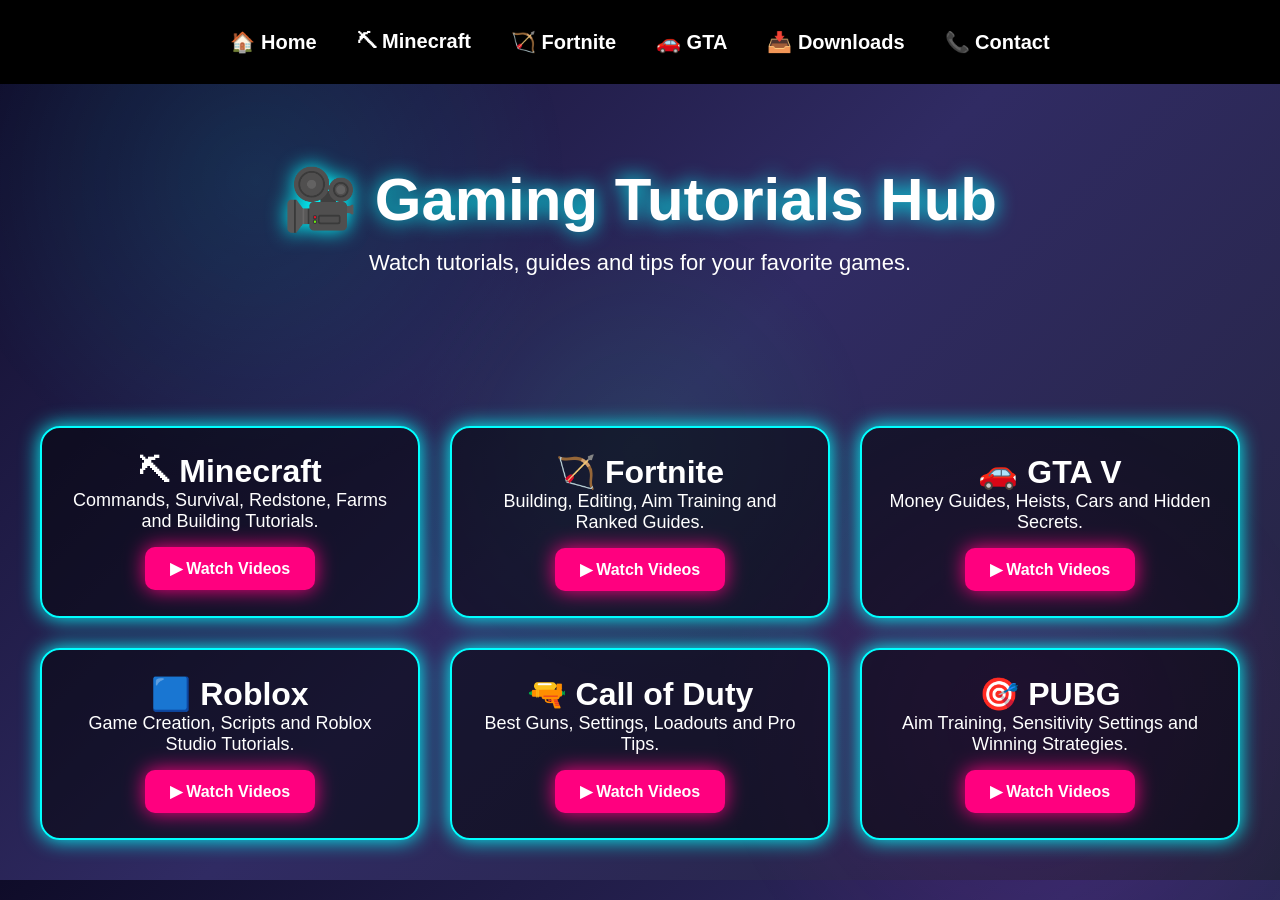
<file: videos.html>
<!DOCTYPE html>
<html lang="en">
<head>
<meta charset="UTF-8">
<meta name="viewport" content="width=device-width, initial-scale=1.0">
<title>Gaming Videos Hub</title>

<meta name="google-adsense-account" content="ca-pub-3595791569047109">

<!-- Google tag (gtag.js) -->
<script async src="https://www.googletagmanager.com/gtag/js?id=G-B7VQSWG04J"></script>
<script>
  window.dataLayer = window.dataLayer || [];
  function gtag(){dataLayer.push(arguments);}
  gtag('js', new Date());

  gtag('config', 'G-B7VQSWG04J');
</script>
<link rel="stylesheet" href="style.css">

<style>

body{
background:linear-gradient(135deg,#0f0c29,#302b63,#24243e);
font-family:Arial,sans-serif;
color:white;
margin:0;
}

.hero{
text-align:center;
padding:80px 20px;
}

.hero h1{
font-size:60px;
text-shadow:0 0 20px cyan;
}

.hero p{
font-size:22px;
}

.video-grid{
display:grid;
grid-template-columns:repeat(auto-fit,minmax(320px,1fr));
gap:30px;
padding:40px;
}

.video-card{
background:rgba(0,0,0,.5);
border:2px solid cyan;
border-radius:20px;
padding:25px;
text-align:center;
box-shadow:0 0 20px cyan;
transition:.4s;
}

.video-card:hover{
transform:translateY(-10px) scale(1.03);
}

.video-card h2{
font-size:32px;
}

.video-card p{
font-size:18px;
}

.video-btn{
display:inline-block;
margin-top:15px;
padding:12px 25px;
background:#ff007f;
color:white;
text-decoration:none;
font-weight:bold;
border-radius:10px;
box-shadow:0 0 20px #ff007f;
}

.video-btn:hover{
transform:scale(1.05);
}

.navbar{
text-align:center;
padding:20px;
background:black;
}

.navbar a{
color:white;
text-decoration:none;
margin:10px;
font-size:20px;
font-weight:bold;
}

.navbar a:hover{
color:cyan;
}

</style>

</head>
<body>

<nav class="navbar">
<a href="index.html">🏠 Home</a>
<a href="minecraft.html">⛏ Minecraft</a>
<a href="fortnite.html">🏹 Fortnite</a>
<a href="gta.html">🚗 GTA</a>
<a href="downloads.html">📥 Downloads</a>
<a href="contact.html">📞 Contact</a>
</nav>

<section class="hero">
<h1>🎥 Gaming Tutorials Hub</h1>
<p>Watch tutorials, guides and tips for your favorite games.</p>
</section>

<div class="video-grid">

<div class="video-card">
<h2>⛏ Minecraft</h2>
<p>Commands, Survival, Redstone, Farms and Building Tutorials.</p>
<a class="video-btn"
href="https://www.youtube.com/results?search_query=minecraft+tutorial"
target="_blank">
▶ Watch Videos
</a>
</div>

<div class="video-card">
<h2>🏹 Fortnite</h2>
<p>Building, Editing, Aim Training and Ranked Guides.</p>
<a class="video-btn"
href="https://www.youtube.com/results?search_query=fortnite+tutorial"
target="_blank">
▶ Watch Videos
</a>
</div>

<div class="video-card">
<h2>🚗 GTA V</h2>
<p>Money Guides, Heists, Cars and Hidden Secrets.</p>
<a class="video-btn"
href="https://www.youtube.com/results?search_query=gta+5+tutorial"
target="_blank">
▶ Watch Videos
</a>
</div>

<div class="video-card">
<h2>🟦 Roblox</h2>
<p>Game Creation, Scripts and Roblox Studio Tutorials.</p>
<a class="video-btn"
href="https://www.youtube.com/results?search_query=roblox+tutorial"
target="_blank">
▶ Watch Videos
</a>
</div>

<div class="video-card">
<h2>🔫 Call of Duty</h2>
<p>Best Guns, Settings, Loadouts and Pro Tips.</p>
<a class="video-btn"
href="https://www.youtube.com/results?search_query=call+of+duty+tutorial"
target="_blank">
▶ Watch Videos
</a>
</div>

<div class="video-card">
<h2>🎯 PUBG</h2>
<p>Aim Training, Sensitivity Settings and Winning Strategies.</p>
<a class="video-btn"
href="https://www.youtube.com/results?search_query=pubg+tutorial"
target="_blank">
▶ Watch Videos
</a>
</div>

</div>

</body>
</html>
</file>
<file: style.css>
/* ===== GAMING COMMAND CENTER ===== */


html, body{
width:100%;
overflow-x:hidden;
}

*{
margin:0;
padding:0;
box-sizing:border-box;
}

body{
font-family:Arial,sans-serif;
color:white;
overflow-x:hidden;

background:linear-gradient(
-45deg,
#050816,
#1a1a2e,
#16213e,
#0f3460,
#1f4068
);

}

@keyframes gradientMove{

0%{
background-position:0% 50%;
}

50%{
background-position:100% 50%;
}

100%{
background-position:0% 50%;
}

}

@keyframes gamingBG{

0%{
background-position:0% 50%;
}

50%{
background-position:100% 50%;
}

100%{
background-position:0% 50%;
}

}

@keyframes bgMove{
0%{background-position:0% 50%;}
50%{background-position:100% 50%;}
100%{background-position:0% 50%;}
}

color:white;
}
);

background-attachment:fixed;
}

@keyframes bgMove{
0%{background-position:0% 50%;}
50%{background-position:100% 50%;}
100%{background-position:0% 50%;}
}

/* NAVBAR */

.navbar{
position:sticky;
top:0;
z-index:999;

display:flex;
justify-content:center;
flex-wrap:wrap;
gap:20px;

padding:15px;

background:rgba(0,0,0,.7);
backdrop-filter:blur(10px);

position:sticky;
top:0;
z-index:1000;
}

.navbar a{
color:white;
text-decoration:none;
font-weight:bold;
transition:.3s;
}

.navbar a:hover{
color:#00d4ff;
text-shadow:0 0 15px #00d4ff;
}

/* HERO */

.hero{
text-align:center;
padding:100px 20px;
}

.hero h1{
font-size:70px;

text-shadow:
0 0 10px #00d4ff,
0 0 20px #00d4ff,
0 0 40px #00d4ff,
0 0 80px #00d4ff;

animation:glow 2s infinite alternate;
}

.hero p{
font-size:22px;
margin-top:15px;
margin-bottom:30px;
}

@keyframes glow{
from{
text-shadow:
0 0 10px #00d4ff,
0 0 20px #00d4ff;
}

to{
text-shadow:
0 0 20px #ff00ff,
0 0 40px #ff00ff,
0 0 80px #ff00ff;
}
}

/* SEARCH */

#search{
width:80%;
max-width:600px;

padding:18px;

border:none;
border-radius:50px;

font-size:18px;

outline:none;

box-shadow:
0 0 10px #00d4ff,
0 0 30px #00d4ff;
}

/* STATS */

.stats{
display:flex;
justify-content:center;
flex-wrap:wrap;
gap:30px;

padding:40px;
}

.stat{
background:rgba(255,255,255,.08);
padding:25px;
border-radius:20px;

min-width:200px;

text-align:center;

box-shadow:
0 0 15px #00d4ff;
}

.stat h2{
font-size:50px;
color:#00ffcc;
}

/* GAME GRID */

.games{
display:grid;
grid-template-columns:repeat(auto-fit,minmax(280px,1fr));
gap:30px;

padding:40px;
}

/* CARDS */

.card,
.game-card{

background:
rgba(25,25,40,0.85);

backdrop-filter:blur(10px);

border:
2px solid rgba(0,212,255,0.5);

border-radius:20px;

padding:25px;

margin:20px;

text-align:center;

box-shadow:
0 0 20px rgba(0,212,255,.3);

transition:.4s;

}

.card:hover,
.game-card:hover{

transform:
translateY(-10px);

border-color:
#ff00ff;

box-shadow:
0 0 30px rgba(255,0,255,.6);

  box-sizing:border-box;
overflow:hidden;

}

/* BUTTONS */

.btn{
display:inline-block;

margin-top:20px;

padding:12px 24px;

background:#5865F2;

color:white;

text-decoration:none;

border-radius:10px;

font-weight:bold;

transition:0.3s;
}

.btn:hover{
background:#4752C4;
transform:scale(1.05);
}

/* VIDEOS */

.videos{
padding:40px;
text-align:center;
}

.videos h1{
margin-bottom:30px;
}

/* FOOTER */

footer{
text-align:center;
padding:30px;
background:rgba(0,0,0,.5);
margin-top:50px;
}

/* FALLING CONTROLLERS */

.controllers{
position:fixed;
top:0;
left:0;
width:100%;
height:100%;
overflow:hidden;
pointer-events:none;
z-index:-1;
}

.controllers span{
position:absolute;
font-size:40px;
animation:fall linear infinite;
opacity:.35;
}

.controllers span:nth-child(1){
left:5%;
animation-duration:8s;
}

.controllers span:nth-child(2){
left:20%;
animation-duration:12s;
}

.controllers span:nth-child(3){
left:35%;
animation-duration:10s;
}

.controllers span:nth-child(4){
left:50%;
animation-duration:14s;
}

.controllers span:nth-child(5){
left:70%;
animation-duration:9s;
}

.controllers span:nth-child(6){
left:90%;
animation-duration:11s;
}

@keyframes fall{
0%{
transform:translateY(-100px) rotate(0deg);
}
100%{
transform:translateY(120vh) rotate(360deg);
}
}

/* MOBILE */

@media(max-width:768px){

.hero h1{
font-size:40px;
}

.navbar{
gap:10px;
}

#search{
width:95%;
}

}
#moreBtn{
display:block;
margin:30px auto;
font-size:20px;
}

#moreCommands{
display:grid;
grid-template-columns:repeat(auto-fit,minmax(280px,1fr));
gap:30px;
padding:40px;
}

#moreCommands{
display:none;
}

#moreGTA{
display:none;
}

#gtaBtn{
display:block;
margin:30px auto;
font-size:20px;
}

#moreGTA{
display:none;
}


#moreFortnite{
display:none;
}

#gtaBtn,
#fortniteBtn,
#moreBtn{
display:block;
margin:40px auto;
padding:15px 35px;
font-size:20px;
font-weight:bold;
background:linear-gradient(45deg,#00ff88,#00d4ff);
color:white;
border:none;
border-radius:12px;
cursor:pointer;
box-shadow:0 0 15px #00ff88;
transition:0.3s;
}

#gtaBtn,
#fortniteBtn,
#moreBtn{
display:block !important;
width:300px;
margin:40px auto !important;
text-align:center;
}

.downloads-grid{
display:grid;
grid-template-columns:repeat(auto-fit,minmax(320px,1fr));
gap:25px;
padding:30px;
}

.card{
background:rgba(0,0,0,.5);
border:2px solid #00d4ff;
border-radius:20px;
padding:20px;
text-align:center;
box-shadow:0 0 20px #00d4ff;
}

@media(max-width:768px){

.hero h1{
color:#00d4ff;

text-shadow:
0 0 10px #00d4ff,
0 0 20px #00d4ff,
0 0 40px #7c3aed;

font-size:60px;
}

.navbar{
background:rgba(0,0,0,.8);

backdrop-filter:blur(10px);

border-bottom:
2px solid #00d4ff;
}

.games{
grid-template-columns:1fr;
}

.card{
margin:10px;
}

#search{
width:95%;
}

}

body::before{
content:"";
position:fixed;
top:0;
left:0;
width:100%;
height:100%;

background:
radial-gradient(
circle at top left,
rgba(0,212,255,.12),
transparent 40%
),

radial-gradient(
circle at bottom right,
rgba(168,85,247,.12),
transparent 40%
);

pointer-events:none;
z-index:-1;
}

body::before{
content:"";
position:fixed;
top:0;
left:0;
width:100%;
height:100%;

background:
radial-gradient(circle at 20% 20%,
rgba(0,255,255,.08),
transparent 30%),

radial-gradient(circle at 80% 80%,
rgba(255,0,255,.08),
transparent 30%),

radial-gradient(circle at 50% 50%,
rgba(0,255,100,.05),
transparent 35%);

pointer-events:none;
z-index:-1;
}

body::before{
content:"";

position:fixed;

top:0;
left:0;

width:100%;
height:100%;

background:

radial-gradient(
circle at 20% 20%,
rgba(0,255,255,.10),
transparent 25%
),

radial-gradient(
circle at 80% 80%,
rgba(255,0,255,.10),
transparent 25%
),

radial-gradient(
circle at 50% 50%,
rgba(0,255,100,.08),
transparent 30%
);

animation:
lightsMove 12s infinite alternate;

pointer-events:none;

z-index:-1;
}

@keyframes lightsMove{

from{
transform:translate(0,0);
}

to{
transform:translate(50px,-50px);
}

}


img{
display:block;
}

.logo{
display:block;
}

img{
display:block;
margin-left:auto;
margin-right:auto;
}

#moreCOD{
display:none;
}

#codBtn{
display:block;
margin:40px auto;
padding:15px 35px;
font-size:20px;
font-weight:bold;

background:linear-gradient(
45deg,
#00d4ff,
#7c3aed
);

color:white;
border:none;
border-radius:12px;
cursor:pointer;

box-shadow:
0 0 15px #00d4ff,
0 0 30px #7c3aed;

transition:.3s;
}

#codBtn:hover{
transform:scale(1.08);

box-shadow:
0 0 25px #00d4ff,
0 0 50px #7c3aed;
}



#morePUBG{
display:none;
}

.pubg-btn{
display:block;
margin:40px auto;
padding:16px 35px;

background:linear-gradient(
45deg,
#ff9800,
#ff3d00,
#ff9800
);

background-size:200% 200%;

color:white;
font-size:20px;
font-weight:bold;

border:none;
border-radius:50px;

cursor:pointer;

box-shadow:
0 0 15px #ff9800,
0 0 30px #ff3d00;

animation:
buttonGlow 3s linear infinite;

transition:.3s;
}

.pubg-btn:hover{
transform:scale(1.1);

box-shadow:
0 0 25px #ff9800,
0 0 50px #ff3d00;
}

@keyframes buttonGlow{

0%{
background-position:0% 50%;
}

50%{
background-position:100% 50%;
}

100%{
background-position:0% 50%;
}

}
#morePUBG{
display:none;
}
</file>
